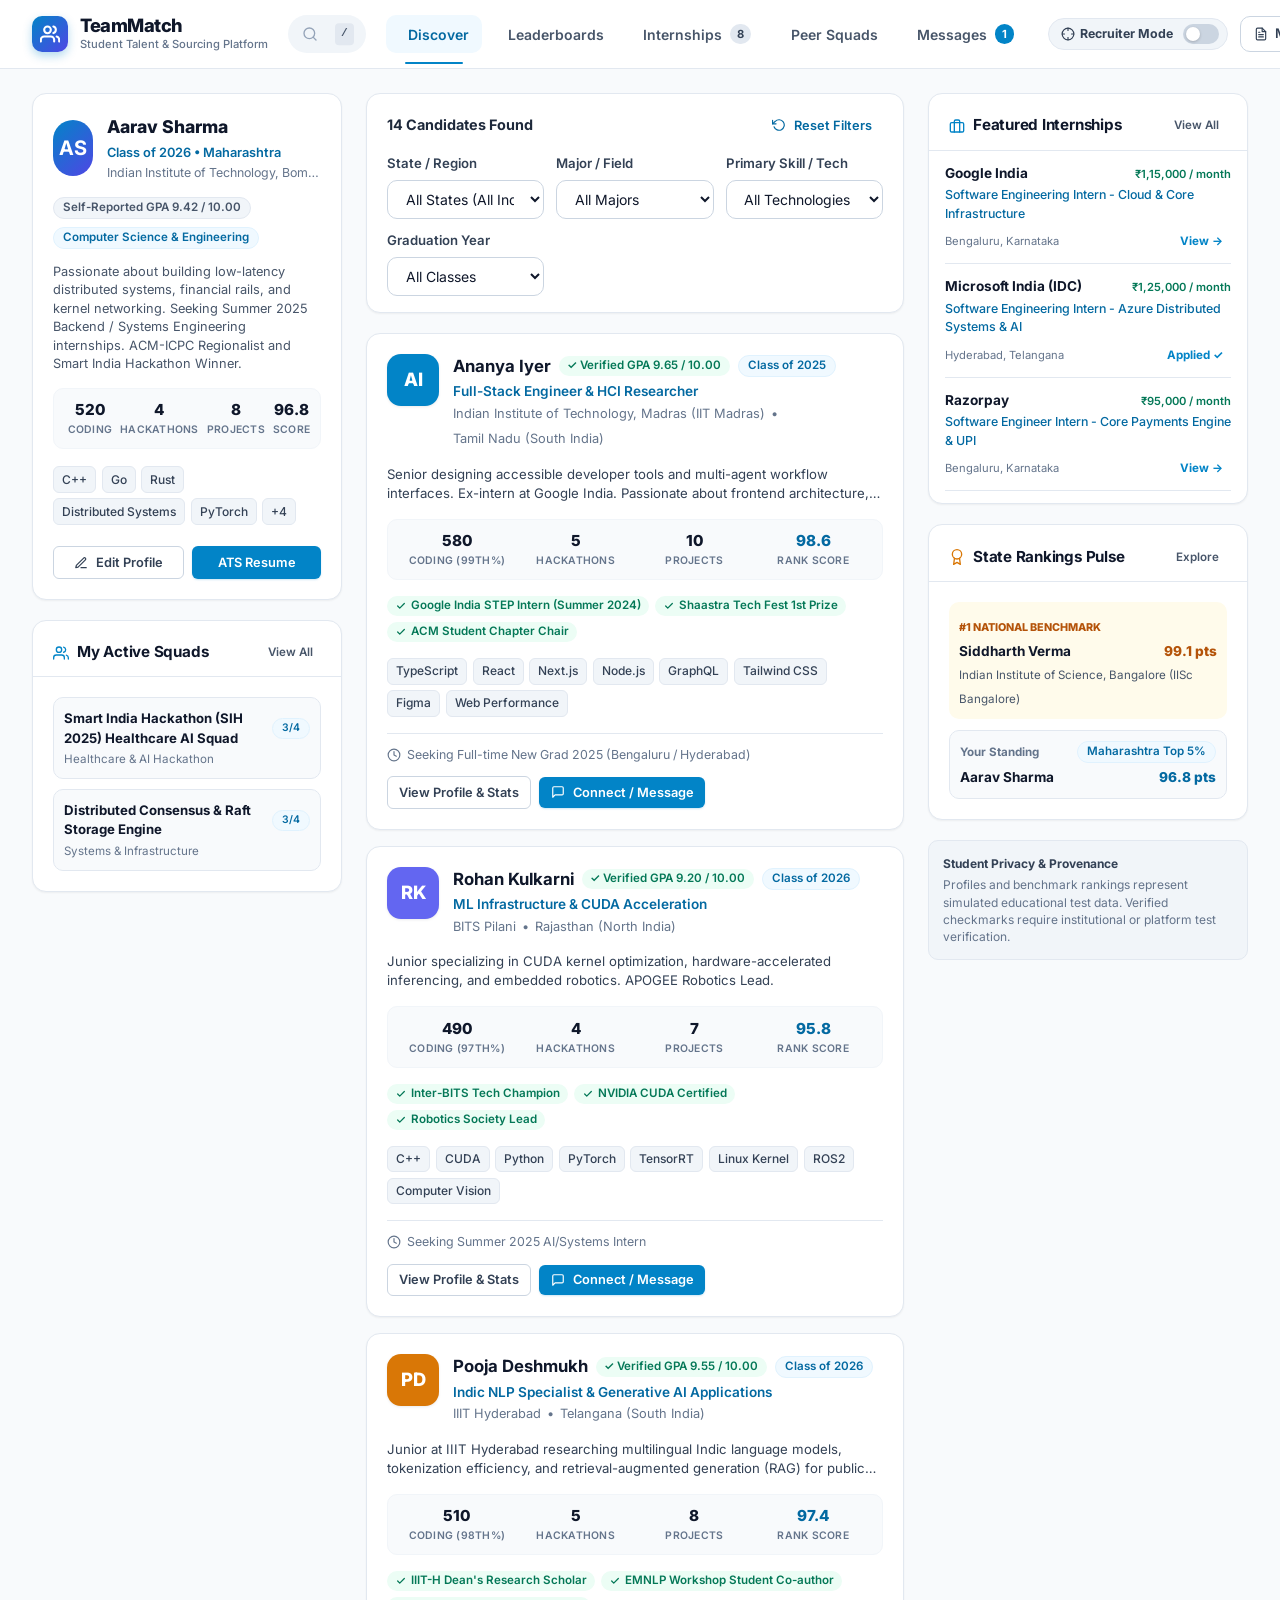
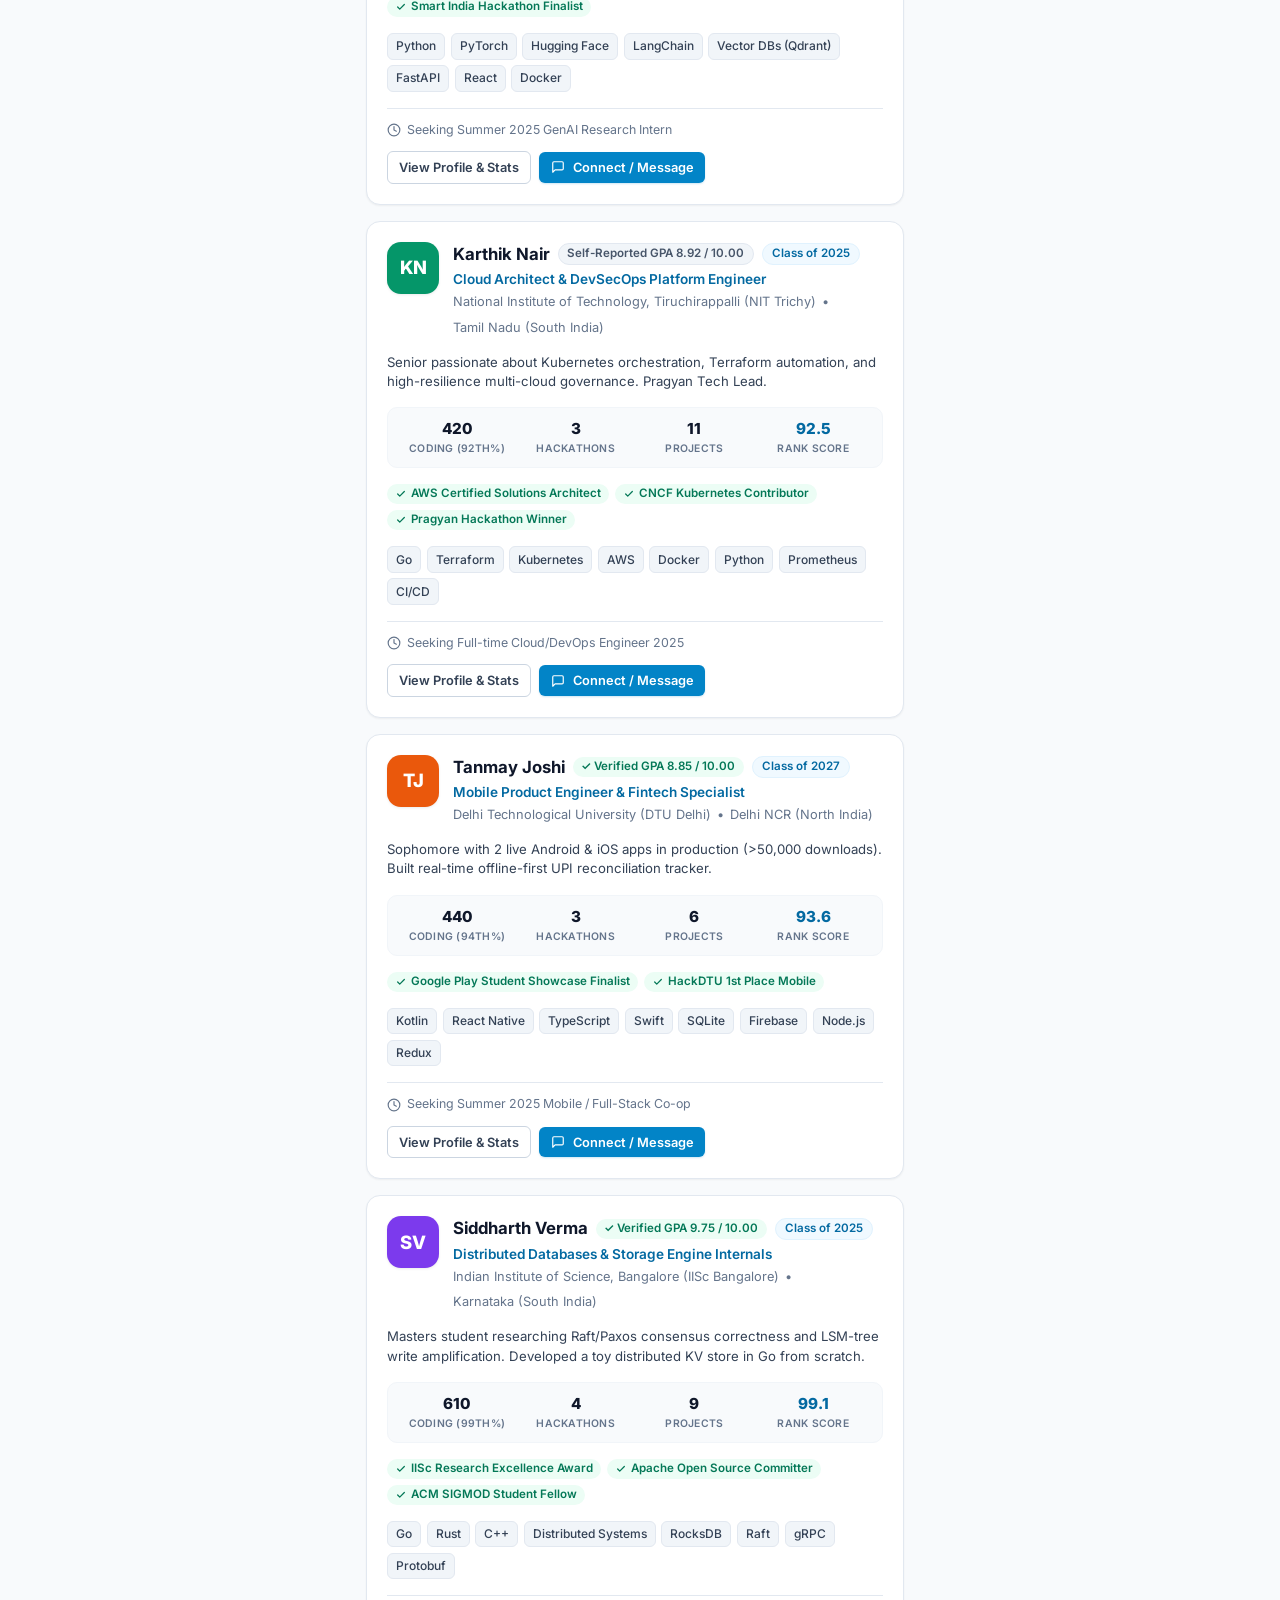
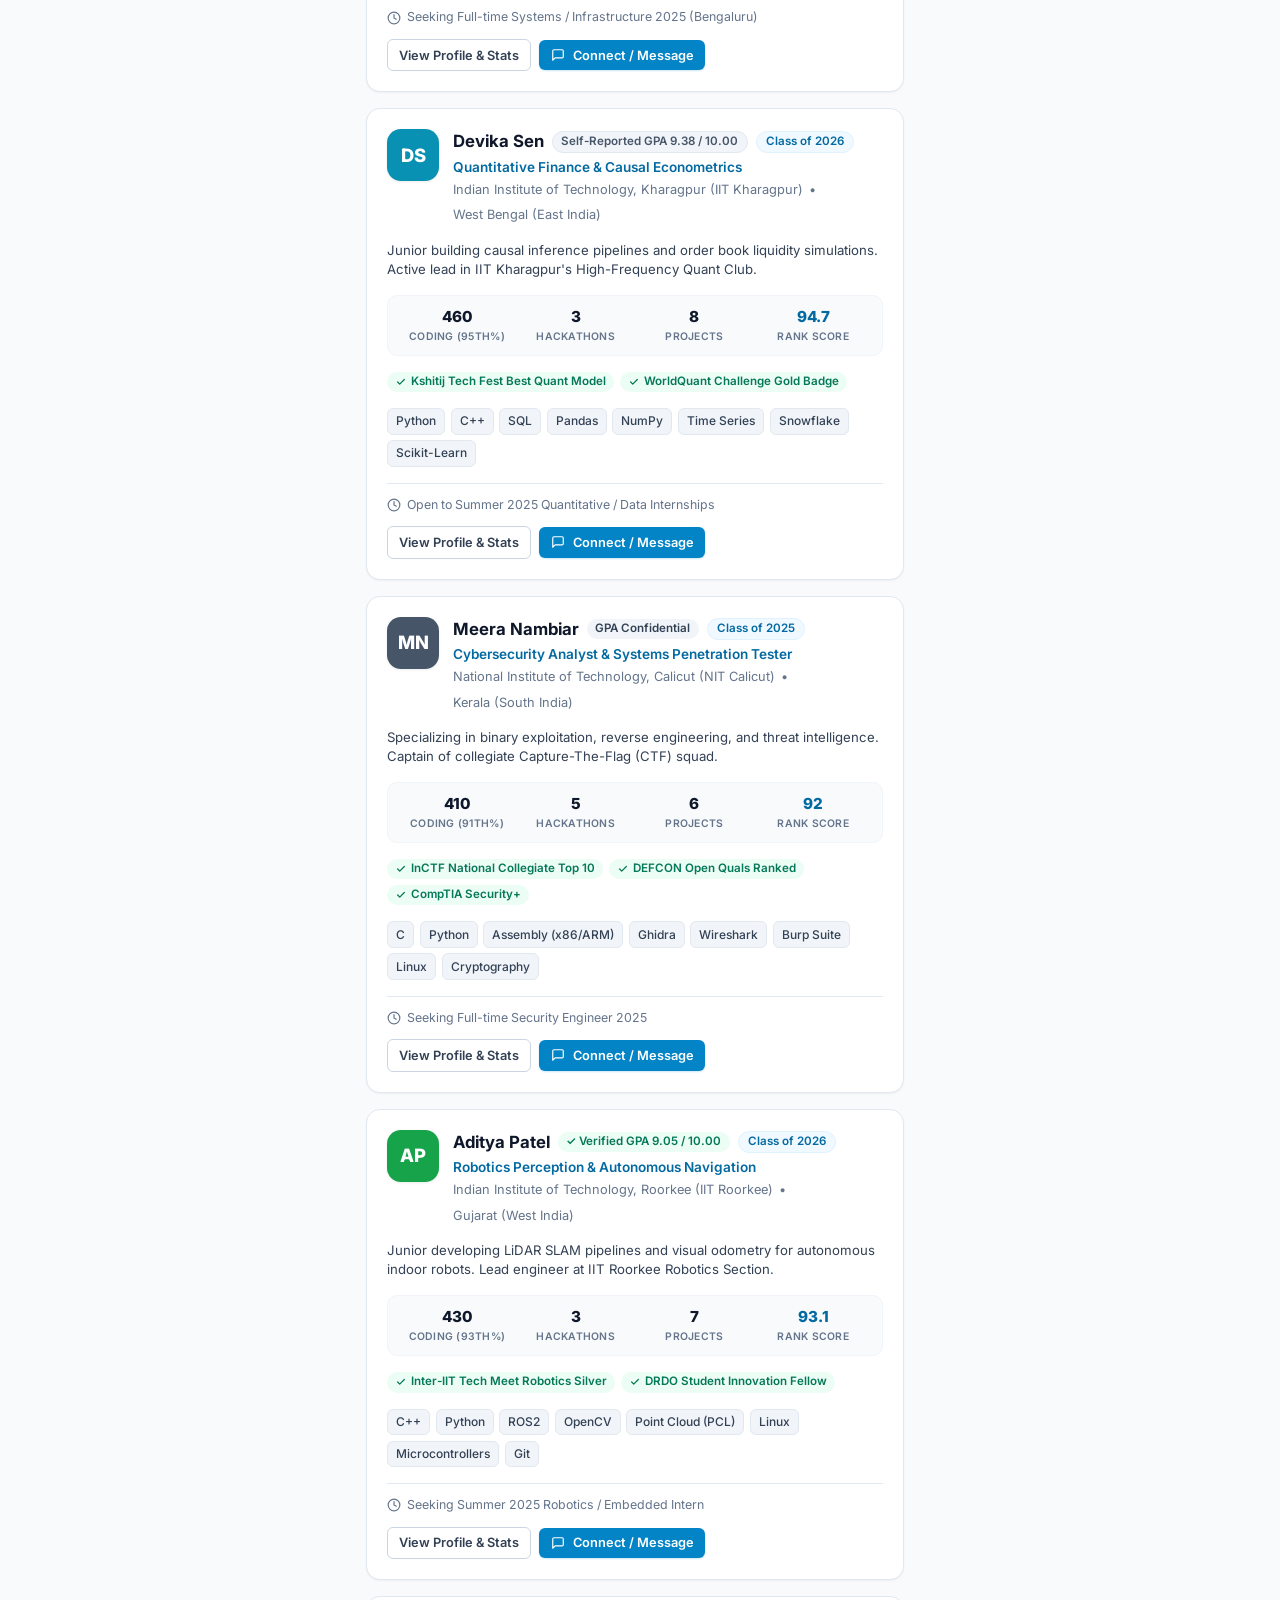
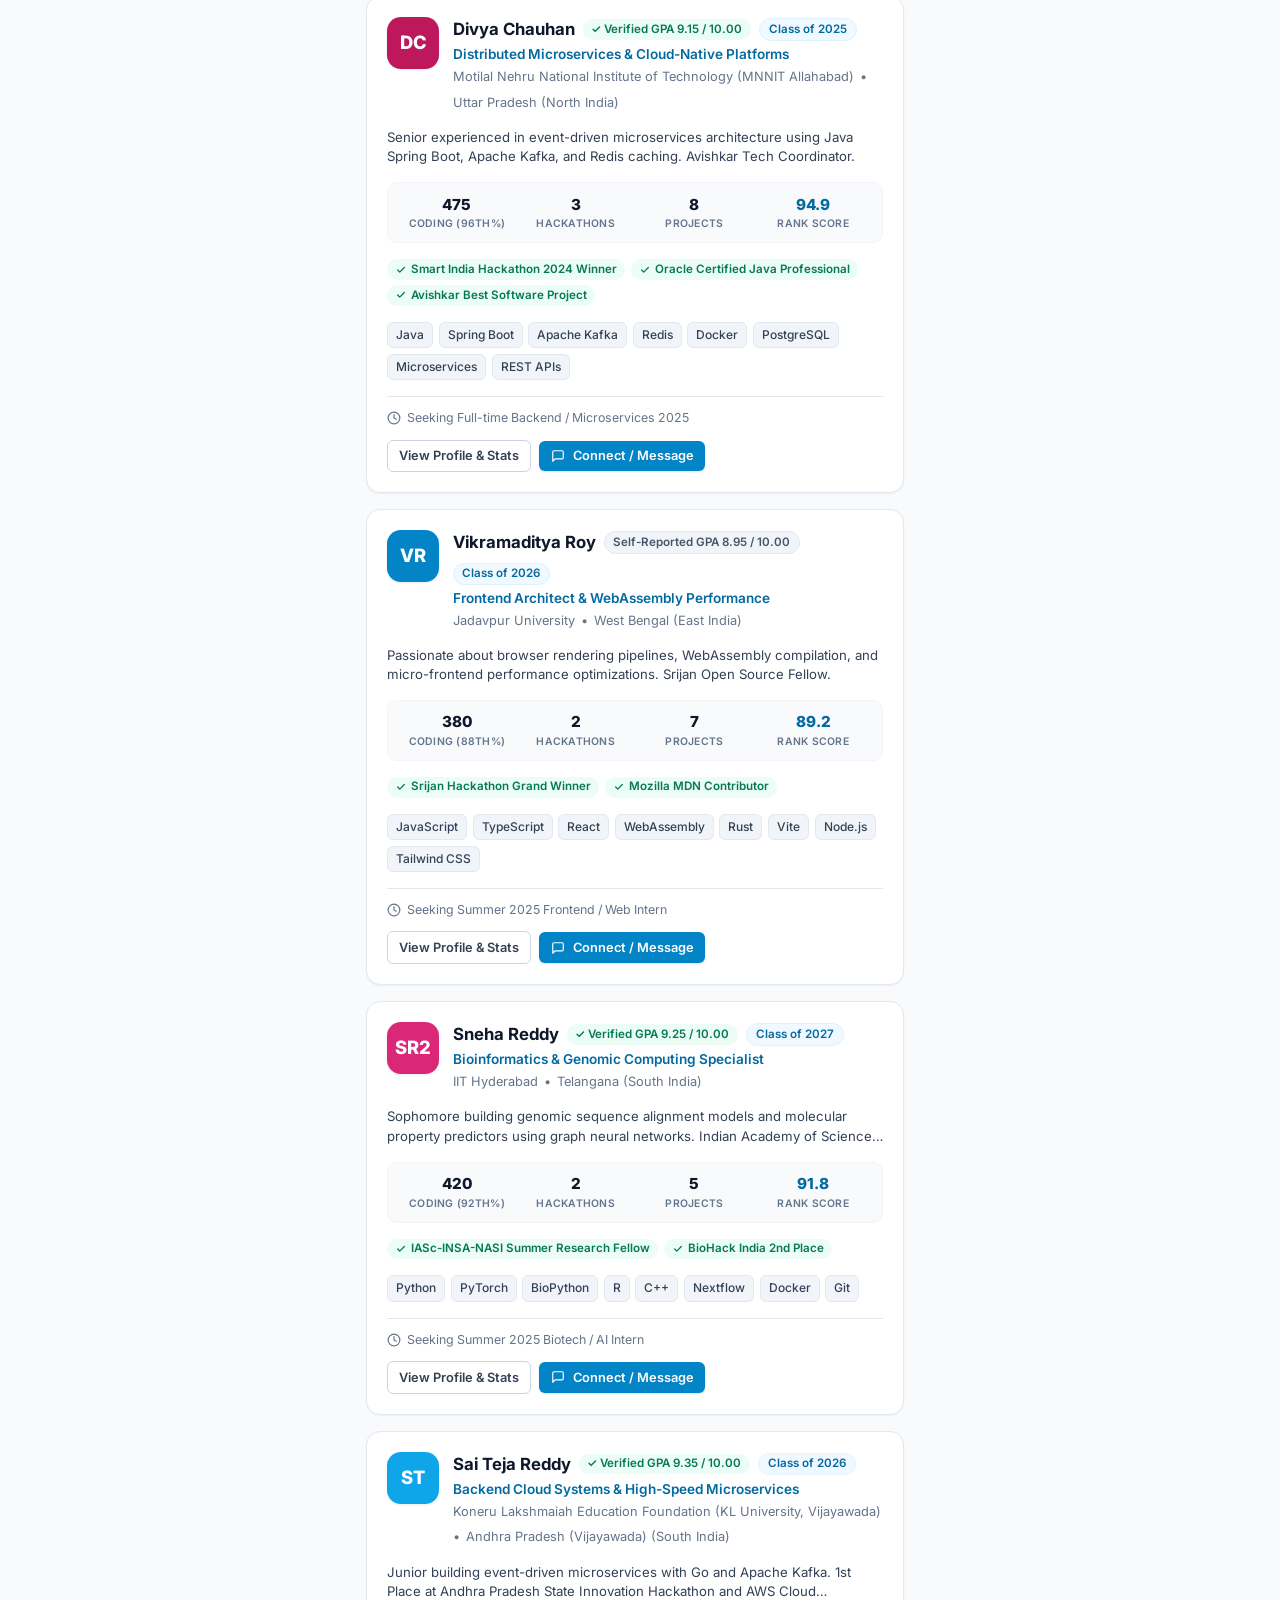
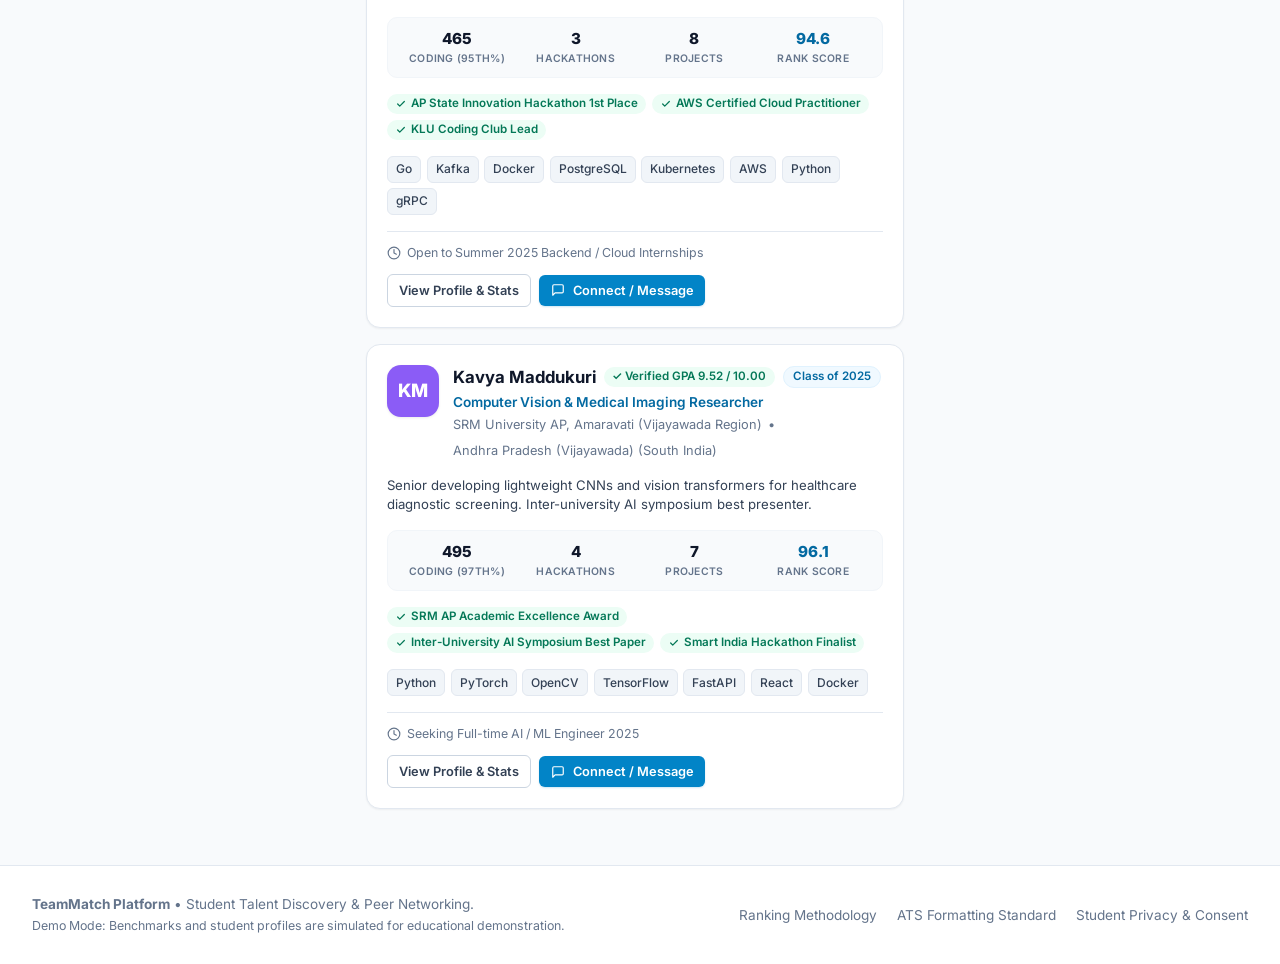
<file: index.html>
<!DOCTYPE html>
<html lang="en">
<head>
  <meta charset="UTF-8">
  <meta name="viewport" content="width=device-width, initial-scale=1.0">
  <title>TeamMatch | Student Talent Discovery, Peer Squads & ATS Recruiting</title>
  <meta name="description" content="Discover verified student talent, join collaborative peer squads, track technology internships, and build ATS-friendly resumes on TeamMatch.">
  
  <!-- Modern Google Fonts: Inter -->
  <link rel="preconnect" href="https://fonts.googleapis.com">
  <link rel="preconnect" href="https://fonts.gstatic.com" crossorigin>
  <link href="https://fonts.googleapis.com/css2?family=Inter:wght@400;500;600;700;800&family=JetBrains+Mono:wght@400;500;600&display=swap" rel="stylesheet">

  <!-- Core Stylesheets -->
  <link rel="stylesheet" href="css/main.css">
  <link rel="stylesheet" href="css/components.css">
  <link rel="stylesheet" href="css/recruiter.css">
  <link rel="stylesheet" href="css/resume.css">
  <link rel="stylesheet" href="css/modals.css">
</head>
<body>

  <!-- Top Sticky Navigation Bar -->
  <header class="app-header" role="banner">
    <div class="app-container">
      <div class="header-inner">
        <!-- Logo & Brand Identity -->
        <a href="#discover" class="brand-identity" id="brand-home-link" aria-label="TeamMatch Home">
          <div class="brand-logo-icon" aria-hidden="true">
            <svg width="20" height="20" viewBox="0 0 24 24" fill="none" stroke="currentColor" stroke-width="2.5" stroke-linecap="round" stroke-linejoin="round">
              <path d="M17 21v-2a4 4 0 0 0-4-4H5a4 4 0 0 0-4 4v2"></path>
              <circle cx="9" cy="7" r="4"></circle>
              <path d="M23 21v-2a4 4 0 0 0-3-3.87"></path>
              <path d="M16 3.13a4 4 0 0 1 0 7.75"></path>
            </svg>
          </div>
          <div class="brand-text-block">
            <span class="brand-title">
              TeamMatch
            </span>
            <span class="brand-subtitle">Student Talent &amp; Sourcing Platform</span>
          </div>
        </a>

        <!-- Global Search Input with Keyboard Shortcut -->
        <div class="header-search" role="search">
          <div class="search-input-wrap">
            <svg class="search-icon-left" width="16" height="16" viewBox="0 0 24 24" fill="none" stroke="currentColor" stroke-width="2" stroke-linecap="round" stroke-linejoin="round" aria-hidden="true">
              <circle cx="11" cy="11" r="8"></circle>
              <line x1="21" y1="21" x2="16.65" y2="16.65"></line>
            </svg>
            <input 
              type="text" 
              id="global-search-input" 
              class="search-input" 
              placeholder="Search students, skills, states, internships..." 
              aria-label="Global search across students, skills, and internships"
            >
            <kbd class="search-kbd-shortcut" title="Press / to search">/</kbd>
          </div>
        </div>

        <!-- Primary Destination Tabs (Desktop) -->
        <nav class="nav-tabs" aria-label="Primary destinations">
          <button class="nav-tab-btn active" data-tab="discover" id="nav-btn-discover">
            <svg width="16" height="16" viewBox="0 0 24 24" fill="none" stroke="currentColor" stroke-width="2" stroke-linecap="round" stroke-linejoin="round" aria-hidden="true">
              <circle cx="12" cy="12" r="10"></circle>
              <polygon points="16.24 7.76 14.12 14.12 7.76 16.24 9.88 9.88 16.24 7.76"></polygon>
            </svg>
            <span>Discover</span>
          </button>

          <button class="nav-tab-btn" data-tab="leaderboards" id="nav-btn-leaderboards">
            <svg width="16" height="16" viewBox="0 0 24 24" fill="none" stroke="currentColor" stroke-width="2" stroke-linecap="round" stroke-linejoin="round" aria-hidden="true">
              <path d="M6 9H4.5a2.5 2.5 0 0 1 0-5H6"></path>
              <path d="M18 9h1.5a2.5 2.5 0 0 0 0-5H18"></path>
              <path d="M4 22h16"></path>
              <path d="M10 14.66V17c0 .55-.45 1-1 1H7v4h10v-4h-2c-.55 0-1-.45-1-1v-2.34"></path>
              <path d="M6 2h12v7a6 6 0 0 1-12 0V2z"></path>
            </svg>
            <span>Leaderboards</span>
          </button>

          <button class="nav-tab-btn" data-tab="internships" id="nav-btn-internships">
            <svg width="16" height="16" viewBox="0 0 24 24" fill="none" stroke="currentColor" stroke-width="2" stroke-linecap="round" stroke-linejoin="round" aria-hidden="true">
              <rect x="2" y="7" width="20" height="14" rx="2" ry="2"></rect>
              <path d="M16 21V5a2 2 0 0 0-2-2h-4a2 2 0 0 0-2 2v16"></path>
            </svg>
            <span>Internships</span>
            <span class="tab-pill-badge" id="internships-badge-count">8</span>
          </button>

          <button class="nav-tab-btn" data-tab="squads" id="nav-btn-squads">
            <svg width="16" height="16" viewBox="0 0 24 24" fill="none" stroke="currentColor" stroke-width="2" stroke-linecap="round" stroke-linejoin="round" aria-hidden="true">
              <path d="M17 21v-2a4 4 0 0 0-4-4H5a4 4 0 0 0-4 4v2"></path>
              <circle cx="9" cy="7" r="4"></circle>
              <path d="M23 21v-2a4 4 0 0 0-3-3.87"></path>
              <path d="M16 3.13a4 4 0 0 1 0 7.75"></path>
            </svg>
            <span>Peer Squads</span>
          </button>

          <button class="nav-tab-btn" data-tab="messages" id="nav-btn-messages">
            <svg width="16" height="16" viewBox="0 0 24 24" fill="none" stroke="currentColor" stroke-width="2" stroke-linecap="round" stroke-linejoin="round" aria-hidden="true">
              <path d="M21 15a2 2 0 0 1-2 2H7l-4 4V5a2 2 0 0 1 2-2h14a2 2 0 0 1 2 2z"></path>
            </svg>
            <span>Messages</span>
            <span class="tab-pill-badge" id="unread-messages-count" style="background-color: var(--color-primary-600); color: #fff;">1</span>
          </button>
        </nav>

        <!-- Header Actions: Recruiter Mode, ATS Resume, User Avatar -->
        <div class="header-actions">
          <!-- Recruiter Mode Toggle Switch -->
          <div class="recruiter-mode-toggle" id="recruiter-toggle-container" title="Switch between Student Peer View and Recruiter Pipeline Mode">
            <span class="recruiter-label">
              <svg width="14" height="14" viewBox="0 0 24 24" fill="none" stroke="currentColor" stroke-width="2" stroke-linecap="round" stroke-linejoin="round" aria-hidden="true">
                <circle cx="12" cy="12" r="10"></circle>
                <line x1="22" y1="12" x2="18" y2="12"></line>
                <line x1="6" y1="12" x2="2" y2="12"></line>
                <line x1="12" y1="6" x2="12" y2="2"></line>
                <line x1="12" y1="22" x2="12" y2="18"></line>
              </svg>
              Recruiter Mode
            </span>
            <label class="switch" aria-label="Toggle Recruiter Mode">
              <input type="checkbox" id="recruiter-mode-checkbox">
              <span class="slider"></span>
            </label>
          </div>

          <!-- ATS Resume Quick Action -->
          <button class="btn-ats-header" id="btn-header-ats" title="Open ATS Resume Builder & Printable Preview">
            <svg width="14" height="14" viewBox="0 0 24 24" fill="none" stroke="currentColor" stroke-width="2" stroke-linecap="round" stroke-linejoin="round" aria-hidden="true">
              <path d="M14 2H6a2 2 0 0 0-2 2v16a2 2 0 0 0 2 2h12a2 2 0 0 0 2-2V8z"></path>
              <polyline points="14 2 14 8 20 8"></polyline>
              <line x1="16" y1="13" x2="8" y2="13"></line>
              <line x1="16" y1="17" x2="8" y2="17"></line>
              <polyline points="10 9 9 9 8 9"></polyline>
            </svg>
            <span>My ATS Resume</span>
          </button>

          <!-- Current Student Avatar / Profile Access -->
          <button class="user-profile-btn" id="btn-user-profile-header" aria-label="Open Signed-in Student Profile & Stats">
            <div class="avatar-badge" id="header-avatar-initials">AS</div>
            <span class="user-profile-name" id="header-user-name">Aarav Sharma</span>
            <svg width="14" height="14" viewBox="0 0 24 24" fill="none" stroke="currentColor" stroke-width="2" stroke-linecap="round" stroke-linejoin="round" style="color: var(--color-slate-400);" aria-hidden="true">
              <polyline points="6 9 12 15 18 9"></polyline>
            </svg>
          </button>

          <!-- Settings Dropdown Wrapper (Top Right) -->
          <div class="settings-dropdown-wrapper">
            <button class="btn btn-secondary btn-icon" id="btn-settings-header" aria-label="Settings and Preferences" title="Settings">
              <svg width="17" height="17" viewBox="0 0 24 24" fill="none" stroke="currentColor" stroke-width="2" stroke-linecap="round" stroke-linejoin="round" aria-hidden="true">
                <circle cx="12" cy="12" r="3"></circle>
                <path d="M19.4 15a1.65 1.65 0 0 0 .33 1.82l.06.06a2 2 0 0 1 0 2.83 2 2 0 0 1-2.83 0l-.06-.06a1.65 1.65 0 0 0-1.82-.33 1.65 1.65 0 0 0-1 1.51V21a2 2 0 0 1-2 2 2 2 0 0 1-2-2v-.09A1.65 1.65 0 0 0 9 19.4a1.65 1.65 0 0 0-1.82.33l-.06.06a2 2 0 0 1-2.83 0 2 2 0 0 1 0-2.83l.06-.06a1.65 1.65 0 0 0 .33-1.82 1.65 1.65 0 0 0-1.51-1H3a2 2 0 0 1-2-2 2 2 0 0 1 2-2h.09A1.65 1.65 0 0 0 4.6 9a1.65 1.65 0 0 0-.33-1.82l-.06-.06a2 2 0 0 1 0-2.83 2 2 0 0 1 2.83 0l.06.06a1.65 1.65 0 0 0 1.82.33H9a1.65 1.65 0 0 0 1-1.51V3a2 2 0 0 1 2-2 2 2 0 0 1 2 2v.09a1.65 1.65 0 0 0 1 1.51 1.65 1.65 0 0 0 1.82-.33l.06-.06a2 2 0 0 1 2.83 0 2 2 0 0 1 0 2.83l-.06.06a1.65 1.65 0 0 0-.33 1.82V9a1.65 1.65 0 0 0 1.51 1H21a2 2 0 0 1 2 2 2 2 0 0 1-2 2h-.09a1.65 1.65 0 0 0-1.51 1z"></path>
              </svg>
            </button>

            <!-- Settings Menu Popup -->
            <div class="settings-dropdown-menu" id="settings-dropdown-menu" role="menu" aria-label="Settings options">
              <div class="settings-dropdown-header">
                <span class="settings-dropdown-title">Account &amp; Preferences</span>
                <span style="font-size: 0.725rem; color: var(--color-primary-700); font-weight: 600;" id="settings-active-state-text">Active State: Maharashtra</span>
              </div>
              <div class="settings-dropdown-items">
                <!-- State Change Button -->
                <button class="settings-dropdown-item" id="btn-setting-change-state" role="menuitem">
                  <svg width="16" height="16" viewBox="0 0 24 24" fill="none" stroke="currentColor" stroke-width="2" stroke-linecap="round" stroke-linejoin="round" style="color: var(--color-primary-600);" aria-hidden="true">
                    <path d="M21 10c0 7-9 13-9 13s-9-6-9-13a9 9 0 0 1 18 0z"></path>
                    <circle cx="12" cy="10" r="3"></circle>
                  </svg>
                  <div>
                    <div style="font-weight: 700; color: var(--color-slate-900);">Change State / Region</div>
                    <div style="font-size: 0.725rem; color: var(--text-muted);">Switch state for feed &amp; rankings</div>
                  </div>
                </button>

                <!-- Profile Edit Button -->
                <button class="settings-dropdown-item" id="btn-setting-edit-profile" role="menuitem">
                  <svg width="16" height="16" viewBox="0 0 24 24" fill="none" stroke="currentColor" stroke-width="2" stroke-linecap="round" stroke-linejoin="round" style="color: var(--color-indigo-600);" aria-hidden="true">
                    <path d="M20 21v-2a4 4 0 0 0-4-4H8a4 4 0 0 0-4 4v2"></path>
                    <circle cx="12" cy="7" r="4"></circle>
                  </svg>
                  <div>
                    <div style="font-weight: 600; color: var(--color-slate-900);">Edit Student Profile</div>
                    <div style="font-size: 0.725rem; color: var(--text-muted);">Update CGPA, skills, bio</div>
                  </div>
                </button>

                <div style="border-top: 1px solid var(--border-subtle); margin: 0.25rem 0;"></div>

                <!-- Log Out Button -->
                <button class="settings-dropdown-item text-danger" id="btn-setting-logout" role="menuitem">
                  <svg width="16" height="16" viewBox="0 0 24 24" fill="none" stroke="currentColor" stroke-width="2" stroke-linecap="round" stroke-linejoin="round" style="color: #dc2626;" aria-hidden="true">
                    <path d="M9 21H5a2 2 0 0 1-2-2V5a2 2 0 0 1 2-2h4"></path>
                    <polyline points="16 17 21 12 16 7"></polyline>
                    <line x1="21" y1="12" x2="9" y2="12"></line>
                  </svg>
                  <div>
                    <div style="font-weight: 700; color: #dc2626;">Log Out</div>
                    <div style="font-size: 0.725rem; color: #ef4444;">Sign out of current account</div>
                  </div>
                </button>
              </div>
            </div>
          </div>
        </div>
      </div>
    </div>

    <!-- Mobile Sub-Navigation Bar -->
    <div class="mobile-nav-bar" role="navigation" aria-label="Mobile navigation">
      <button class="mobile-nav-tab active" data-tab="discover">Discover</button>
      <button class="mobile-nav-tab" data-tab="leaderboards">Leaderboards</button>
      <button class="mobile-nav-tab" data-tab="internships">Internships (8)</button>
      <button class="mobile-nav-tab" data-tab="squads">Peer Squads</button>
      <button class="mobile-nav-tab" data-tab="messages">Messages</button>
      <button class="mobile-nav-tab" data-tab="resume">My ATS Resume</button>
      <button class="mobile-nav-tab" data-tab="profile">My Profile</button>
    </div>
  </header>

  <!-- Recruiter Pipeline Status & Funnel Bar (Appears when Recruiter Mode is Active) -->
  <aside class="recruiter-funnel-bar" id="recruiter-funnel-bar" aria-label="Recruiter Talent Pipeline">
    <div class="app-container">
      <div class="funnel-bar-inner">
        <div class="funnel-title-area">
          <span class="funnel-badge-live">
            <span class="pulse-dot" aria-hidden="true"></span>
            Recruiter Mode Active
          </span>
          <span class="funnel-title">Talent Sourcing Pipeline</span>
        </div>

        <div class="funnel-stages-row" role="tablist" aria-label="Recruiter pipeline stages">
          <button class="funnel-stage-btn active" data-stage="All Candidates">
            <span>All Candidates</span>
            <span class="funnel-counter" id="stage-count-all">12</span>
          </button>
          <button class="funnel-stage-btn" data-stage="Shortlisted">
            <span>Shortlisted</span>
            <span class="funnel-counter" id="stage-count-shortlisted">3</span>
          </button>
          <button class="funnel-stage-btn" data-stage="Contacted">
            <span>Contacted</span>
            <span class="funnel-counter" id="stage-count-contacted">1</span>
          </button>
          <button class="funnel-stage-btn" data-stage="Interviewing">
            <span>Interviewing</span>
            <span class="funnel-counter" id="stage-count-interviewing">1</span>
          </button>
          <button class="funnel-stage-btn" data-stage="Offer">
            <span>Offer</span>
            <span class="funnel-counter" id="stage-count-offer">1</span>
          </button>
        </div>

        <div style="font-size: 0.775rem; color: #94a3b8; display: flex; align-items: center; gap: 0.5rem;">
          <svg width="14" height="14" viewBox="0 0 24 24" fill="none" stroke="currentColor" stroke-width="2" stroke-linecap="round" stroke-linejoin="round" aria-hidden="true">
            <circle cx="12" cy="12" r="10"></circle>
            <line x1="12" y1="16" x2="12" y2="12"></line>
            <line x1="12" y1="8" x2="12.01" y2="8"></line>
          </svg>
          <span>Candidate data shown complies with student sharing consents</span>
        </div>
      </div>
    </div>
  </aside>

  <!-- Main Content Container -->
  <main id="main-content">
    <div class="app-container">

      <!-- Destination 1: Discover Profiles -->
      <section id="tab-discover" class="tab-pane active" aria-labelledby="discover-heading">
        <h1 class="sr-only" id="discover-heading">Discover Student Profiles and Matches</h1>
        
        <div class="discover-layout">
          <!-- Left Column: Signed-In Student Summary Card & Quick Links -->
          <aside class="discover-sidebar-left" aria-label="Student Profile Snapshot">
            <div class="card card-interactive" id="signed-in-student-card">
              <!-- Rendered via JS -->
            </div>

            <!-- Squad Quick Status Widget -->
            <div class="card">
              <div class="card-header">
                <h2 class="card-title" style="font-size: 0.95rem;">
                  <svg width="16" height="16" viewBox="0 0 24 24" fill="none" stroke="currentColor" stroke-width="2" stroke-linecap="round" stroke-linejoin="round" style="color: var(--color-primary-600);" aria-hidden="true">
                    <path d="M17 21v-2a4 4 0 0 0-4-4H5a4 4 0 0 0-4 4v2"></path>
                    <circle cx="9" cy="7" r="4"></circle>
                    <path d="M23 21v-2a4 4 0 0 0-3-3.87"></path>
                    <path d="M16 3.13a4 4 0 0 1 0 7.75"></path>
                  </svg>
                  My Active Squads
                </h2>
                <button class="btn btn-ghost btn-xs" id="widget-view-all-squads">View All</button>
              </div>
              <div class="card-body" id="widget-active-squads-list">
                <!-- Rendered dynamically -->
              </div>
            </div>
          </aside>

          <!-- Center Column: Multi-Filter Toolbar & Student Cards Feed -->
          <div class="discover-main-col">
            <!-- Filter Bar Component -->
            <div class="filter-bar" role="search" aria-label="Filter student profiles">
              <div class="filter-bar-header">
                <div class="filter-count-label">
                  <span id="discover-results-count">12</span> Candidates Found
                </div>
                <button class="btn btn-ghost btn-sm" id="btn-reset-filters" style="color: var(--color-primary-700);">
                  <svg width="14" height="14" viewBox="0 0 24 24" fill="none" stroke="currentColor" stroke-width="2" stroke-linecap="round" stroke-linejoin="round" aria-hidden="true">
                    <polyline points="1 4 1 10 7 10"></polyline>
                    <path d="M3.51 15a9 9 0 1 0 2.13-9.36L1 10"></path>
                  </svg>
                  Reset Filters
                </button>
              </div>

              <!-- Filter Dropdowns Row -->
              <div class="filter-controls-row">
                <div class="form-group" style="margin-bottom: 0;">
                  <label for="filter-state" class="form-label">State / Region</label>
                  <select id="filter-state" class="form-select">
                    <option value="ALL">All States (All India)</option>
                    <option value="Andhra Pradesh (Vijayawada)">Andhra Pradesh (Vijayawada)</option>
                    <option value="Karnataka">Karnataka (Bengaluru)</option>
                    <option value="Maharashtra">Maharashtra (Mumbai / Pune)</option>
                    <option value="Delhi NCR">Delhi NCR</option>
                    <option value="Telangana">Telangana (Hyderabad)</option>
                    <option value="Tamil Nadu">Tamil Nadu (Chennai)</option>
                    <option value="West Bengal">West Bengal (Kolkata)</option>
                    <option value="Uttar Pradesh">Uttar Pradesh</option>
                    <option value="Kerala">Kerala</option>
                    <option value="Gujarat">Gujarat</option>
                    <option value="Rajasthan">Rajasthan</option>
                  </select>
                </div>

                <div class="form-group" style="margin-bottom: 0;">
                  <label for="filter-major" class="form-label">Major / Field</label>
                  <select id="filter-major" class="form-select">
                    <option value="ALL">All Majors</option>
                    <option value="Computer Science">Computer Science</option>
                    <option value="Software Engineering">Software Engineering</option>
                    <option value="Data Science">Data Science</option>
                    <option value="Electrical & Computer Engineering">ECE / Hardware</option>
                    <option value="Design">Product Design / HCI</option>
                    <option value="Cybersecurity">Cybersecurity</option>
                    <option value="Bioinformatics">Bioinformatics</option>
                    <option value="Robotics">Robotics</option>
                  </select>
                </div>

                <div class="form-group" style="margin-bottom: 0;">
                  <label for="filter-skill" class="form-label">Primary Skill / Tech</label>
                  <select id="filter-skill" class="form-select">
                    <option value="ALL">All Technologies</option>
                    <option value="Python">Python</option>
                    <option value="TypeScript">TypeScript</option>
                    <option value="React">React</option>
                    <option value="Go">Go</option>
                    <option value="Rust">Rust</option>
                    <option value="C++">C++</option>
                    <option value="PyTorch">PyTorch / ML</option>
                    <option value="Kubernetes">Kubernetes / Cloud</option>
                    <option value="Figma">Figma / UI</option>
                  </select>
                </div>

                <div class="form-group" style="margin-bottom: 0;">
                  <label for="filter-grad-year" class="form-label">Graduation Year</label>
                  <select id="filter-grad-year" class="form-select">
                    <option value="ALL">All Classes</option>
                    <option value="2025">Class of 2025 (Seniors / New Grad)</option>
                    <option value="2026">Class of 2026 (Juniors / Interns)</option>
                    <option value="2027">Class of 2027 (Sophomores / Co-ops)</option>
                  </select>
                </div>
              </div>
            </div>

            <!-- Student Cards List -->
            <div id="discover-students-container" style="display: flex; flex-direction: column; gap: 1rem;">
              <!-- Student cards populated via JS -->
            </div>
          </div>

          <!-- Right Column: Top Internships & Leaderboards Summary Widgets -->
          <aside class="discover-sidebar-right" aria-label="Quick Highlights">
            <!-- Top Internships Widget -->
            <div class="card">
              <div class="card-header">
                <h2 class="card-title" style="font-size: 0.95rem;">
                  <svg width="16" height="16" viewBox="0 0 24 24" fill="none" stroke="currentColor" stroke-width="2" stroke-linecap="round" stroke-linejoin="round" style="color: var(--color-primary-600);" aria-hidden="true">
                    <rect x="2" y="7" width="20" height="14" rx="2" ry="2"></rect>
                    <path d="M16 21V5a2 2 0 0 0-2-2h-4a2 2 0 0 0-2 2v16"></path>
                  </svg>
                  Featured Internships
                </h2>
                <button class="btn btn-ghost btn-xs" id="widget-view-all-internships">View All</button>
              </div>
              <div class="card-body" id="widget-top-internships-list" style="padding: 0.75rem 1rem;">
                <!-- Populated via JS -->
              </div>
            </div>

            <!-- National Leaderboard Summary Widget -->
            <div class="card">
              <div class="card-header">
                <h2 class="card-title" style="font-size: 0.95rem;">
                  <svg width="16" height="16" viewBox="0 0 24 24" fill="none" stroke="currentColor" stroke-width="2" stroke-linecap="round" stroke-linejoin="round" style="color: var(--color-amber-600);" aria-hidden="true">
                    <circle cx="12" cy="8" r="7"></circle>
                    <polyline points="8.21 13.89 7 23 12 20 17 23 15.79 13.88"></polyline>
                  </svg>
                  State Rankings Pulse
                </h2>
                <button class="btn btn-ghost btn-xs" id="widget-view-leaderboards">Explore</button>
              </div>
              <div class="card-body" id="widget-leaderboard-summary">
                <!-- Populated via JS -->
              </div>
            </div>

            <!-- Transparent Data Trust Callout -->
            <div style="background-color: var(--color-slate-100); border: 1px solid var(--border-subtle); border-radius: var(--radius-md); padding: 0.85rem; font-size: 0.75rem; color: var(--text-muted); line-height: 1.45;">
              <strong style="color: var(--color-slate-700); display: block; margin-bottom: 0.25rem;">Student Privacy & Provenance</strong>
              Profiles and benchmark rankings represent simulated educational test data. Verified checkmarks require institutional or platform test verification.
            </div>
          </aside>
        </div>
      </section>

      <!-- Destination 2: State Leaderboards -->
      <section id="tab-leaderboards" class="tab-pane" aria-labelledby="leaderboards-heading">
        <h1 class="sr-only" id="leaderboards-heading">Student State & National Leaderboards</h1>
        <div id="leaderboards-container">
          <!-- Rendered via JS -->
        </div>
      </section>

      <!-- Destination 3: Technology Internships & Co-ops -->
      <section id="tab-internships" class="tab-pane" aria-labelledby="internships-heading">
        <h1 class="sr-only" id="internships-heading">Technology Internships and Co-ops</h1>
        <div id="internships-container">
          <!-- Rendered via JS -->
        </div>
      </section>

      <!-- Destination 4: Peer Squads -->
      <section id="tab-squads" class="tab-pane" aria-labelledby="squads-heading">
        <h1 class="sr-only" id="squads-heading">Peer Squads and Team Formation</h1>
        <div id="squads-container">
          <!-- Rendered via JS -->
        </div>
      </section>

      <!-- Destination 5: Messages & Networking Inbox -->
      <section id="tab-messages" class="tab-pane" aria-labelledby="messages-heading">
        <h1 class="sr-only" id="messages-heading">Messages and Networking Inbox</h1>
        <div id="messages-container">
          <!-- Rendered via JS -->
        </div>
      </section>

      <!-- Destination 6: My ATS Resume Builder & Printable Preview -->
      <section id="tab-resume" class="tab-pane" aria-labelledby="resume-heading">
        <h1 class="sr-only" id="resume-heading">ATS Resume Builder and Machine-Readable Preview</h1>
        <div id="resume-container">
          <!-- Rendered via JS -->
        </div>
      </section>

      <!-- Destination 7: Profile and Student Stats -->
      <section id="tab-profile" class="tab-pane" aria-labelledby="profile-heading">
        <h1 class="sr-only" id="profile-heading">Signed-in Student Profile and Career Readiness Metrics</h1>
        <div id="profile-container">
          <!-- Rendered via JS -->
        </div>
      </section>

    </div>
  </main>

  <!-- Recruiter Floating Comparison Dock (Active when candidates are selected for comparison) -->
  <div class="recruiter-compare-dock" id="recruiter-compare-dock" role="region" aria-label="Candidate comparison dock">
    <span class="dock-text">
      <strong id="compare-candidates-count">0</strong> candidates selected for comparison
    </span>
    <button class="btn btn-primary btn-sm" id="btn-open-compare-modal">
      <svg width="14" height="14" viewBox="0 0 24 24" fill="none" stroke="currentColor" stroke-width="2" stroke-linecap="round" stroke-linejoin="round" aria-hidden="true">
        <path d="M16 3h5v5"></path>
        <path d="M4 20L21 3"></path>
        <path d="M21 16v5h-5"></path>
        <path d="M15 15l6 6"></path>
        <path d="M4 4l5 5"></path>
      </svg>
      Compare Side-by-Side
    </button>
    <button class="btn btn-ghost btn-sm" id="btn-clear-compare" style="color: #cbd5e1;">Clear</button>
  </div>

  <!-- Accessible Modals Root -->
  <div id="modals-root">
    <!-- Modal: Edit Student Profile -->
    <div class="modal-backdrop" id="modal-edit-profile" role="dialog" aria-modal="true" aria-labelledby="edit-profile-title">
      <div class="modal-dialog modal-lg">
        <div class="modal-header">
          <div class="modal-title-wrap">
            <h2 class="modal-title" id="edit-profile-title">Edit Student Profile</h2>
            <p class="modal-subtitle">Update your career signals, university details, skills, and privacy controls</p>
          </div>
          <button class="modal-close-btn" data-close-modal aria-label="Close dialog">
            <svg width="18" height="18" viewBox="0 0 24 24" fill="none" stroke="currentColor" stroke-width="2" stroke-linecap="round" stroke-linejoin="round"><line x1="18" y1="6" x2="6" y2="18"></line><line x1="6" y1="6" x2="18" y2="18"></line></svg>
          </button>
        </div>

        <div class="modal-nav-tabs" role="tablist">
          <button class="modal-nav-btn active" data-modaltab="general">General & Contact</button>
          <button class="modal-nav-btn" data-modaltab="academic">Academic & GPA</button>
          <button class="modal-nav-btn" data-modaltab="skills">Skills & Bio</button>
          <button class="modal-nav-btn" data-modaltab="preferences">Availability</button>
        </div>

        <form id="form-edit-profile" class="modal-body">
          <!-- Populated via JS -->
        </form>

        <div class="modal-footer">
          <button class="btn btn-secondary" data-close-modal type="button">Cancel</button>
          <button class="btn btn-primary" id="btn-save-profile" type="button">Save Profile Changes</button>
        </div>
      </div>
    </div>

    <!-- Modal: View Student Full Details -->
    <div class="modal-backdrop" id="modal-student-detail" role="dialog" aria-modal="true" aria-labelledby="student-detail-name">
      <div class="modal-dialog modal-lg">
        <div class="modal-header">
          <div class="modal-title-wrap">
            <h2 class="modal-title" id="student-detail-name">Student Profile</h2>
            <p class="modal-subtitle" id="student-detail-sub">Candidate Information & Verified Achievements</p>
          </div>
          <button class="modal-close-btn" data-close-modal aria-label="Close dialog">
            <svg width="18" height="18" viewBox="0 0 24 24" fill="none" stroke="currentColor" stroke-width="2" stroke-linecap="round" stroke-linejoin="round"><line x1="18" y1="6" x2="6" y2="18"></line><line x1="6" y1="6" x2="18" y2="18"></line></svg>
          </button>
        </div>
        <div class="modal-body" id="student-detail-content">
          <!-- Populated via JS -->
        </div>
        <div class="modal-footer" id="student-detail-footer">
          <!-- Dynamic action buttons (Connect, Shortlist, Close) -->
        </div>
      </div>
    </div>

    <!-- Modal: Transparent Ranking Criteria Explainer -->
    <div class="modal-backdrop" id="modal-ranking-criteria" role="dialog" aria-modal="true" aria-labelledby="criteria-title">
      <div class="modal-dialog">
        <div class="modal-header">
          <div class="modal-title-wrap">
            <h2 class="modal-title" id="criteria-title">Leaderboard Ranking Methodology</h2>
            <p class="modal-subtitle">Transparent composite formula & data freshness disclosure</p>
          </div>
          <button class="modal-close-btn" data-close-modal aria-label="Close dialog">
            <svg width="18" height="18" viewBox="0 0 24 24" fill="none" stroke="currentColor" stroke-width="2" stroke-linecap="round" stroke-linejoin="round"><line x1="18" y1="6" x2="6" y2="18"></line><line x1="6" y1="6" x2="18" y2="18"></line></svg>
          </button>
        </div>
        <div class="modal-body" id="ranking-criteria-content">
          <!-- Populated via JS -->
        </div>
        <div class="modal-footer">
          <button class="btn btn-primary" data-close-modal>Understood</button>
        </div>
      </div>
    </div>

    <!-- Modal: Internship Application & ATS Resume Submitter -->
    <div class="modal-backdrop" id="modal-apply-internship" role="dialog" aria-modal="true" aria-labelledby="apply-internship-title">
      <div class="modal-dialog">
        <div class="modal-header">
          <div class="modal-title-wrap">
            <h2 class="modal-title" id="apply-internship-title">Apply for Internship</h2>
            <p class="modal-subtitle" id="apply-internship-company">Submitting application via TeamMatch ATS Integration</p>
          </div>
          <button class="modal-close-btn" data-close-modal aria-label="Close dialog">
            <svg width="18" height="18" viewBox="0 0 24 24" fill="none" stroke="currentColor" stroke-width="2" stroke-linecap="round" stroke-linejoin="round"><line x1="18" y1="6" x2="6" y2="18"></line><line x1="6" y1="6" x2="18" y2="18"></line></svg>
          </button>
        </div>
        <div class="modal-body" id="apply-internship-body">
          <!-- Populated via JS -->
        </div>
        <div class="modal-footer">
          <button class="btn btn-secondary" data-close-modal>Cancel</button>
          <button class="btn btn-primary" id="btn-submit-application">Submit Application</button>
        </div>
      </div>
    </div>

    <!-- Modal: Create New Peer Squad -->
    <div class="modal-backdrop" id="modal-create-squad" role="dialog" aria-modal="true" aria-labelledby="create-squad-title">
      <div class="modal-dialog">
        <div class="modal-header">
          <div class="modal-title-wrap">
            <h2 class="modal-title" id="create-squad-title">Create a Peer Squad</h2>
            <p class="modal-subtitle">Assemble teammates for hackathons, side-projects, or study groups</p>
          </div>
          <button class="modal-close-btn" data-close-modal aria-label="Close dialog">
            <svg width="18" height="18" viewBox="0 0 24 24" fill="none" stroke="currentColor" stroke-width="2" stroke-linecap="round" stroke-linejoin="round"><line x1="18" y1="6" x2="6" y2="18"></line><line x1="6" y1="6" x2="18" y2="18"></line></svg>
          </button>
        </div>
        <form id="form-create-squad" class="modal-body">
          <!-- Populated via JS -->
        </form>
        <div class="modal-footer">
          <button class="btn btn-secondary" data-close-modal type="button">Cancel</button>
          <button class="btn btn-primary" id="btn-submit-create-squad" type="button">Publish Squad</button>
        </div>
      </div>
    </div>

    <!-- Modal: Recruiter Candidate Comparison Side-by-Side -->
    <div class="modal-backdrop" id="modal-candidate-compare" role="dialog" aria-modal="true" aria-labelledby="compare-modal-title">
      <div class="modal-dialog modal-xl">
        <div class="modal-header">
          <div class="modal-title-wrap">
            <h2 class="modal-title" id="compare-modal-title">Candidate Comparison Matrix</h2>
            <p class="modal-subtitle">Side-by-side evaluation of skills, verified signals, and pipeline status</p>
          </div>
          <button class="modal-close-btn" data-close-modal aria-label="Close dialog">
            <svg width="18" height="18" viewBox="0 0 24 24" fill="none" stroke="currentColor" stroke-width="2" stroke-linecap="round" stroke-linejoin="round"><line x1="18" y1="6" x2="6" y2="18"></line><line x1="6" y1="6" x2="18" y2="18"></line></svg>
          </button>
        </div>
        <div class="modal-body" id="candidate-compare-body" style="padding: 1rem;">
          <!-- Populated via JS -->
        </div>
        <div class="modal-footer">
          <button class="btn btn-secondary" data-close-modal>Close Comparison</button>
        </div>
      </div>
    </div>

    <!-- Modal: Quick State / Region Change -->
    <div class="modal-backdrop" id="modal-state-change" role="dialog" aria-modal="true" aria-labelledby="state-change-title">
      <div class="modal-dialog">
        <div class="modal-header">
          <div class="modal-title-wrap">
            <h2 class="modal-title" id="state-change-title">Change Active State / Region</h2>
            <p class="modal-subtitle">Switch your student location to see regional leaderboards and local matches</p>
          </div>
          <button class="modal-close-btn" data-close-modal aria-label="Close dialog">
            <svg width="18" height="18" viewBox="0 0 24 24" fill="none" stroke="currentColor" stroke-width="2" stroke-linecap="round" stroke-linejoin="round"><line x1="18" y1="6" x2="6" y2="18"></line><line x1="6" y1="6" x2="18" y2="18"></line></svg>
          </button>
        </div>
        <div class="modal-body">
          <div style="font-size: 0.825rem; color: var(--color-slate-700); margin-bottom: 0.5rem;">
            Select your preferred state in India:
          </div>
          <div class="state-selection-grid" id="quick-state-selector-container">
            <!-- Populated via JS -->
          </div>
        </div>
        <div class="modal-footer">
          <button class="btn btn-secondary" data-close-modal>Close</button>
        </div>
      </div>
    </div>

    <!-- Modal: Log Out Confirmation -->
    <div class="modal-backdrop" id="modal-logout" role="dialog" aria-modal="true" aria-labelledby="logout-dialog-title">
      <div class="modal-dialog" style="max-width: 440px;">
        <div class="modal-header">
          <div class="modal-title-wrap">
            <h2 class="modal-title" id="logout-dialog-title">Confirm Sign Out</h2>
            <p class="modal-subtitle">Sign out of TeamMatch platform</p>
          </div>
          <button class="modal-close-btn" data-close-modal aria-label="Close dialog">
            <svg width="18" height="18" viewBox="0 0 24 24" fill="none" stroke="currentColor" stroke-width="2" stroke-linecap="round" stroke-linejoin="round"><line x1="18" y1="6" x2="6" y2="18"></line><line x1="6" y1="6" x2="18" y2="18"></line></svg>
          </button>
        </div>
        <div class="modal-body" style="text-align: center; padding: 1.5rem;">
          <div style="width: 3.5rem; height: 3.5rem; border-radius: 50%; background-color: #fee2e2; color: #dc2626; display: flex; align-items: center; justify-content: center; margin: 0 auto 1rem;">
            <svg width="24" height="24" viewBox="0 0 24 24" fill="none" stroke="currentColor" stroke-width="2" stroke-linecap="round" stroke-linejoin="round">
              <path d="M9 21H5a2 2 0 0 1-2-2V5a2 2 0 0 1 2-2h4"></path>
              <polyline points="16 17 21 12 16 7"></polyline>
              <line x1="21" y1="12" x2="9" y2="12"></line>
            </svg>
          </div>
          <h3 style="font-size: 1.1rem; font-weight: 800; color: var(--color-slate-900);">Are you sure you want to log out?</h3>
          <p style="font-size: 0.85rem; color: var(--text-muted); margin-top: 0.35rem; line-height: 1.45;">
            You can sign back in at any time or explore in Guest Preview mode.
          </p>
        </div>
        <div class="modal-footer" style="justify-content: center; gap: 1rem;">
          <button class="btn btn-secondary" data-close-modal>Stay Signed In</button>
          <button class="btn btn-primary" id="btn-confirm-logout" style="background-color: #dc2626;">Log Out Now</button>
        </div>
      </div>
    </div>
  </div>

  <!-- Toast Notification Container -->
  <div id="toast-container" aria-live="polite" aria-atomic="true"></div>

  <!-- Footer -->
  <footer class="app-footer" role="contentinfo">
    <div class="app-container">
      <div class="app-footer-inner">
        <div>
          <strong>TeamMatch Platform</strong> &bull; Student Talent Discovery & Peer Networking.
          <div style="font-size: 0.775rem; color: var(--text-muted); margin-top: 0.2rem;">
            Demo Mode: Benchmarks and student profiles are simulated for educational demonstration.
          </div>
        </div>
        <div class="footer-links">
          <button id="footer-btn-methodology">Ranking Methodology</button>
          <button id="footer-btn-ats-guide">ATS Formatting Standard</button>
          <button id="footer-btn-privacy">Student Privacy & Consent</button>
        </div>
      </div>
    </div>
  </footer>

  <!-- Application Modular Logic Scripts -->
  <script type="module" src="js/app.js"></script>
</body>
</html>
</file>
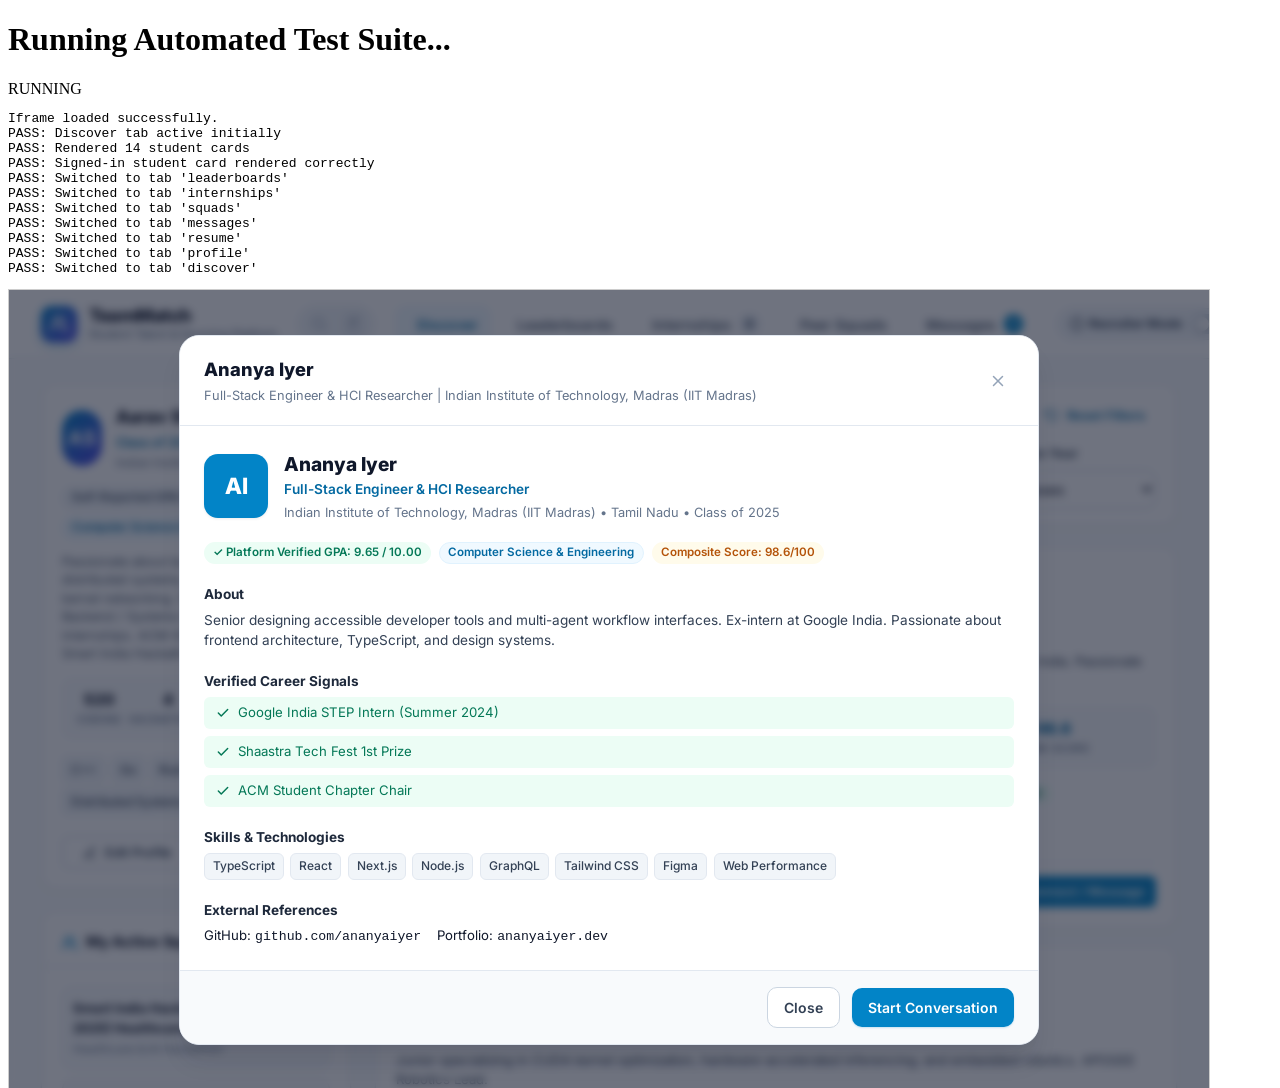
<file: test_in_browser.html>
<!DOCTYPE html>
<html lang="en">
<head>
  <meta charset="UTF-8">
  <title>TeamMatch Automated Test Suite</title>
</head>
<body>
  <h1>Running Automated Test Suite...</h1>
  <div id="test-output">RUNNING</div>
  <pre id="test-log"></pre>

  <iframe id="app-frame" src="index.html" style="width: 1200px; height: 800px; border: 1px solid #ccc;"></iframe>

  <script type="module">
    const logEl = document.getElementById('test-log');
    const outputEl = document.getElementById('test-output');
    const errors = [];
    const logs = [];

    function log(msg) {
      console.log(msg);
      logs.push(msg);
      logEl.textContent = logs.join('\n');
    }

    function recordError(err) {
      console.error(err);
      errors.push(String(err));
      log("ERROR: " + err);
    }

    const frame = document.getElementById('app-frame');
    
    frame.onload = async () => {
      try {
        const frameWin = frame.contentWindow;
        const frameDoc = frame.contentDocument;

        frameWin.addEventListener('error', (e) => {
          recordError(`Uncaught error: ${e.message} at ${e.filename}:${e.lineno}`);
        });

        frameWin.addEventListener('unhandledrejection', (e) => {
          recordError(`Unhandled Promise rejection: ${e.reason}`);
        });

        log("Iframe loaded successfully.");

        // Wait 500ms for app DOMContentLoaded and initialization
        await new Promise(r => setTimeout(r, 600));

        // Test 1: Check initial discover tab active
        const discoverPane = frameDoc.getElementById('tab-discover');
        if (!discoverPane || !discoverPane.classList.contains('active')) {
          recordError("Discover tab is not initially active");
        } else {
          log("PASS: Discover tab active initially");
        }

        // Test 2: Check student feed rendered
        const studentCards = frameDoc.querySelectorAll('.student-card');
        if (studentCards.length === 0) {
          recordError("No student cards rendered on discover");
        } else {
          log(`PASS: Rendered ${studentCards.length} student cards`);
        }

        // Test 3: Check signed-in student snapshot rendered
        const userCard = frameDoc.getElementById('signed-in-student-card');
        if (!userCard || !userCard.innerHTML.includes('Aarav Sharma')) {
          recordError("Signed-in student card did not render Aarav Sharma");
        } else {
          log("PASS: Signed-in student card rendered correctly");
        }

        // Test 4: Navigation to all tabs
        const tabs = ['leaderboards', 'internships', 'squads', 'messages', 'resume', 'profile', 'discover'];
        for (const tab of tabs) {
          const btn = frameDoc.getElementById(`nav-btn-${tab}`) || frameDoc.querySelector(`[data-tab="${tab}"]`);
          if (btn) {
            btn.click();
            await new Promise(r => setTimeout(r, 100));
            const pane = frameDoc.getElementById(`tab-${tab}`);
            if (!pane || !pane.classList.contains('active')) {
              recordError(`Tab '${tab}' did not become active on click`);
            } else {
              log(`PASS: Switched to tab '${tab}'`);
            }
          } else {
            recordError(`Nav button for tab '${tab}' not found`);
          }
        }

        // Test 5: Open Student Detail Modal and click "Start Conversation"
        // (This tests our closeModal fix and conversation opening)
        const firstViewBtn = frameDoc.querySelector('.btn-view-student');
        if (firstViewBtn) {
          firstViewBtn.click();
          await new Promise(r => setTimeout(r, 200));
          const detailModal = frameDoc.getElementById('modal-student-detail');
          if (!detailModal || !detailModal.classList.contains('open')) {
            recordError("Student detail modal did not open");
          } else {
            log("PASS: Student detail modal opened");
            const connectBtn = frameDoc.getElementById('btn-modal-connect');
            if (connectBtn) {
              connectBtn.click();
              await new Promise(r => setTimeout(r, 200));
              log("PASS: Clicked Start Conversation in student detail modal");
              // Verify active tab switched to messages
              const msgPane = frameDoc.getElementById('tab-messages');
              if (msgPane && msgPane.classList.contains('active')) {
                log("PASS: Messages tab opened from connect button");
              } else {
                recordError("Messages tab did not open after clicking Start Conversation");
              }
            }
          }
        }

        // Switch back to discover
        frameDoc.getElementById('nav-btn-discover').click();
        await new Promise(r => setTimeout(r, 100));

        // Test 6: Recruiter Mode Toggle
        const recruiterCheckbox = frameDoc.getElementById('recruiter-mode-checkbox');
        if (recruiterCheckbox) {
          recruiterCheckbox.click();
          await new Promise(r => setTimeout(r, 200));
          const funnelBar = frameDoc.getElementById('recruiter-funnel-bar');
          if (!funnelBar || !funnelBar.classList.contains('active')) {
            recordError("Recruiter funnel bar did not activate");
          } else {
            log("PASS: Recruiter Mode turned ON and funnel bar active");
          }

          // Test candidate compare checkboxes
          const compareCheckboxes = frameDoc.querySelectorAll('.compare-checkbox');
          if (compareCheckboxes.length >= 2) {
            compareCheckboxes[0].click();
            compareCheckboxes[1].click();
            await new Promise(r => setTimeout(r, 200));
            const dock = frameDoc.getElementById('recruiter-compare-dock');
            if (!dock || !dock.classList.contains('visible')) {
              recordError("Recruiter compare dock did not become visible");
            } else {
              log("PASS: Recruiter compare dock visible with 2 candidates");
              const compareBtn = frameDoc.getElementById('btn-open-compare-modal');
              if (compareBtn) {
                compareBtn.click();
                await new Promise(r => setTimeout(r, 200));
                const compareModal = frameDoc.getElementById('modal-candidate-compare');
                if (!compareModal || !compareModal.classList.contains('open')) {
                  recordError("Candidate comparison modal did not open");
                } else {
                  log("PASS: Candidate comparison modal opened with matrix");
                  const closeBtn = compareModal.querySelector('[data-close-modal]');
                  if (closeBtn) closeBtn.click();
                }
              }
            }
          }

          // Turn recruiter mode OFF
          recruiterCheckbox.click();
          await new Promise(r => setTimeout(r, 100));
          log("PASS: Recruiter Mode turned OFF");
        }

        // Test 7: Settings Menu and Change State
        const settingsBtn = frameDoc.getElementById('btn-settings-header');
        const settingsMenu = frameDoc.getElementById('settings-dropdown-menu');
        if (settingsBtn && settingsMenu) {
          settingsBtn.click();
          await new Promise(r => setTimeout(r, 100));
          if (!settingsMenu.classList.contains('active')) {
            recordError("Settings dropdown did not open on click");
          } else {
            log("PASS: Settings dropdown menu opened");
          }

          const changeStateBtn = frameDoc.getElementById('btn-setting-change-state');
          if (changeStateBtn) {
            changeStateBtn.click();
            await new Promise(r => setTimeout(r, 200));
            const stateModal = frameDoc.getElementById('modal-state-change');
            if (!stateModal || !stateModal.classList.contains('open')) {
              recordError("State change modal did not open");
            } else {
              log("PASS: State change modal opened");
              // Click 'Andhra Pradesh (Vijayawada)' button
              const apBtn = frameDoc.querySelector('[data-state-key="Andhra Pradesh (Vijayawada)"]');
              if (apBtn) {
                apBtn.click();
                await new Promise(r => setTimeout(r, 200));
                log("PASS: Selected Andhra Pradesh (Vijayawada) as active state");
              } else {
                recordError("Andhra Pradesh (Vijayawada) button not found in state selector");
              }
            }
          }
        }

        // Test 8: Filter dropdowns on Discover
        const filterState = frameDoc.getElementById('filter-state');
        if (filterState) {
          filterState.value = 'ALL';
          filterState.dispatchEvent(new frameWin.Event('change'));
          await new Promise(r => setTimeout(r, 100));
          log("PASS: Filter state changed to ALL");
        }

        const filterSkill = frameDoc.getElementById('filter-skill');
        if (filterSkill) {
          filterSkill.value = 'Python';
          filterSkill.dispatchEvent(new frameWin.Event('change'));
          await new Promise(r => setTimeout(r, 100));
          const countEl = frameDoc.getElementById('discover-results-count');
          log(`PASS: Filter skill set to Python. Candidates found: ${countEl ? countEl.textContent : 'unknown'}`);
          
          const resetBtn = frameDoc.getElementById('btn-reset-filters');
          if (resetBtn) {
            resetBtn.click();
            await new Promise(r => setTimeout(r, 100));
            log("PASS: Clicked reset filters");
          }
        }

        // Test 9: Peer Squads Join and Create
        frameDoc.getElementById('nav-btn-squads').click();
        await new Promise(r => setTimeout(r, 200));
        const joinBtn = frameDoc.querySelector('.btn-join-squad');
        if (joinBtn) {
          joinBtn.click();
          await new Promise(r => setTimeout(r, 100));
          log("PASS: Clicked Join Squad");
        }

        const openCreateSquadBtn = frameDoc.getElementById('btn-open-create-squad');
        if (openCreateSquadBtn) {
          openCreateSquadBtn.click();
          await new Promise(r => setTimeout(r, 200));
          const createModal = frameDoc.getElementById('modal-create-squad');
          if (!createModal || !createModal.classList.contains('open')) {
            recordError("Create Squad modal did not open");
          } else {
            log("PASS: Create Squad modal opened");
            const squadNameInput = frameDoc.getElementById('create-squad-name');
            const squadGoalInput = frameDoc.getElementById('create-squad-goal');
            if (squadNameInput && squadGoalInput) {
              squadNameInput.value = "Autonomous AI Agent Team";
              squadGoalInput.value = "Building open-source multi-agent workflows for healthcare";
              const submitSquadBtn = frameDoc.getElementById('btn-submit-create-squad');
              if (submitSquadBtn) {
                submitSquadBtn.click();
                await new Promise(r => setTimeout(r, 200));
                log("PASS: Submitted new squad creation");
              }
            }
          }
        }

        // Test 10: Internships Apply
        frameDoc.getElementById('nav-btn-internships').click();
        await new Promise(r => setTimeout(r, 200));
        const applyBtn = frameDoc.querySelector('.btn-open-apply-modal');
        if (applyBtn) {
          applyBtn.click();
          await new Promise(r => setTimeout(r, 200));
          const applyModal = frameDoc.getElementById('modal-apply-internship');
          if (!applyModal || !applyModal.classList.contains('open')) {
            recordError("Apply internship modal did not open");
          } else {
            log("PASS: Apply internship modal opened");
            const submitAppBtn = frameDoc.getElementById('btn-submit-application');
            if (submitAppBtn) {
              submitAppBtn.click();
              await new Promise(r => setTimeout(r, 200));
              log("PASS: Submitted internship application with ATS resume");
            }
          }
        }

        // Test 11: ATS Resume Sync and Save
        const resumeBtn = frameDoc.getElementById('btn-header-ats') || frameDoc.querySelector('[data-tab="resume"]');
        if (resumeBtn) resumeBtn.click();
        await new Promise(r => setTimeout(r, 200));
        const syncResumeBtn = frameDoc.getElementById('btn-sync-profile-resume');
        if (syncResumeBtn) {
          syncResumeBtn.click();
          await new Promise(r => setTimeout(r, 100));
          log("PASS: Clicked Sync Resume from Profile");
        }
        const saveResumeBtn = frameDoc.getElementById('btn-save-resume-changes');
        if (saveResumeBtn) {
          saveResumeBtn.click();
          await new Promise(r => setTimeout(r, 100));
          log("PASS: Clicked Save & Update ATS Resume");
        }

        // Test 12: Profile Edit and Save
        const profileBtn = frameDoc.getElementById('btn-user-profile-header') || frameDoc.querySelector('[data-tab="profile"]');
        if (profileBtn) profileBtn.click();
        await new Promise(r => setTimeout(r, 200));
        const openEditProfileBtn = frameDoc.getElementById('btn-open-edit-profile-main');
        if (openEditProfileBtn) {
          openEditProfileBtn.click();
          await new Promise(r => setTimeout(r, 200));
          const profileModal = frameDoc.getElementById('modal-edit-profile');
          if (!profileModal || !profileModal.classList.contains('open')) {
            recordError("Edit profile modal did not open");
          } else {
            log("PASS: Edit profile modal opened");
            const saveProfileBtn = frameDoc.getElementById('btn-save-profile');
            if (saveProfileBtn) {
              saveProfileBtn.click();
              await new Promise(r => setTimeout(r, 200));
              log("PASS: Saved profile changes");
            }
          }
        }

        // Summary
        if (errors.length === 0) {
          outputEl.textContent = "SUCCESS: ALL TESTS PASSED WITH 0 ERRORS";
          log("\n=== ALL TESTS PASSED PERFECTLY ===");
        } else {
          outputEl.textContent = `FAILURE: ${errors.length} ERRORS DETECTED`;
          log(`\n=== COMPLETED WITH ${errors.length} ERRORS ===`);
        }

      } catch (err) {
        recordError(`Test harness exception: ${err.message}\n${err.stack}`);
        outputEl.textContent = "FAILURE: Test runner threw exception";
      }
    };
  </script>
</body>
</html>
</file>
<file: css/main.css>
/* ==========================================================================
   TeamMatch Core Design System & Tokens
   ========================================================================== */

:root {
  /* Color Palette - Refined Slate & Sky Blue with Amber and Indigo Accents */
  --color-slate-50: #f8fafc;
  --color-slate-100: #f1f5f9;
  --color-slate-200: #e2e8f0;
  --color-slate-300: #cbd5e1;
  --color-slate-400: #94a3b8;
  --color-slate-500: #64748b;
  --color-slate-600: #475569;
  --color-slate-700: #334155;
  --color-slate-800: #1e293b;
  --color-slate-900: #0f172a;
  --color-slate-950: #020617;

  /* Primary Brand: Sky Blue */
  --color-primary-50: #f0f9ff;
  --color-primary-100: #e0f2fe;
  --color-primary-500: #0ea5e9;
  --color-primary-600: #0284c7;
  --color-primary-700: #0369a1;
  --color-primary-800: #075985;

  /* Amber (Rankings, Honors, Highlights) */
  --color-amber-50: #fffbeb;
  --color-amber-100: #fef3c7;
  --color-amber-500: #f59e0b;
  --color-amber-600: #d97706;
  --color-amber-700: #b45309;

  /* Recruiter Accent: Indigo */
  --color-indigo-50: #eef2ff;
  --color-indigo-100: #e0e7ff;
  --color-indigo-500: #6366f1;
  --color-indigo-600: #4f46e5;
  --color-indigo-700: #4338ca;
  --color-indigo-900: #312e81;

  /* Emerald (Verified & Success) */
  --color-emerald-50: #ecfdf5;
  --color-emerald-100: #d1fae5;
  --color-emerald-500: #10b981;
  --color-emerald-600: #059669;
  --color-emerald-700: #047857;

  /* Surface & Semantic Colors */
  --bg-app: #f8fafc;
  --bg-surface: #ffffff;
  --bg-surface-elevated: #ffffff;
  --border-subtle: #e2e8f0;
  --border-strong: #cbd5e1;
  --text-main: #0f172a;
  --text-muted: #64748b;
  --text-subtle: #94a3b8;

  /* Typography */
  --font-sans: 'Inter', system-ui, -apple-system, BlinkMacSystemFont, 'Segoe UI', Roboto, Helvetica, Arial, sans-serif;
  --font-mono: 'JetBrains Mono', 'Fira Code', Consolas, Monaco, monospace;

  /* Elevation & Shadows */
  --shadow-xs: 0 1px 2px 0 rgba(0, 0, 0, 0.05);
  --shadow-sm: 0 1px 3px 0 rgba(15, 23, 42, 0.08), 0 1px 2px -1px rgba(15, 23, 42, 0.04);
  --shadow-md: 0 4px 6px -1px rgba(15, 23, 42, 0.07), 0 2px 4px -2px rgba(15, 23, 42, 0.05);
  --shadow-lg: 0 10px 15px -3px rgba(15, 23, 42, 0.08), 0 4px 6px -4px rgba(15, 23, 42, 0.03);
  --shadow-xl: 0 20px 25px -5px rgba(15, 23, 42, 0.1), 0 8px 10px -6px rgba(15, 23, 42, 0.04);

  /* Spacing */
  --radius-xs: 4px;
  --radius-sm: 6px;
  --radius-md: 10px;
  --radius-lg: 14px;
  --radius-xl: 20px;
  --radius-full: 9999px;

  --transition-fast: 0.15s cubic-bezier(0.4, 0, 0.2, 1);
  --transition-normal: 0.25s cubic-bezier(0.4, 0, 0.2, 1);
}

/* ==========================================================================
   CSS Reset & Base Rules
   ========================================================================== */

*, *::before, *::after {
  box-sizing: border-box;
  margin: 0;
  padding: 0;
}

html {
  font-size: 16px;
  text-size-adjust: 100%;
  -webkit-text-size-adjust: 100%;
  scroll-behavior: smooth;
}

body {
  font-family: var(--font-sans);
  background-color: var(--bg-app);
  color: var(--text-main);
  line-height: 1.5;
  -webkit-font-smoothing: antialiased;
  -moz-osx-font-smoothing: grayscale;
  min-height: 100vh;
  display: flex;
  flex-direction: column;
  overflow-x: hidden;
}

img, svg, picture {
  display: block;
  max-width: 100%;
}

button, input, select, textarea {
  font: inherit;
  color: inherit;
}

button {
  cursor: pointer;
  border: none;
  background: transparent;
}

a {
  color: var(--color-primary-600);
  text-decoration: none;
  transition: color var(--transition-fast);
}

a:hover {
  color: var(--color-primary-700);
}

:focus-visible {
  outline: 2px solid var(--color-primary-600);
  outline-offset: 2px;
}

/* Screen reader only utility */
.sr-only {
  position: absolute;
  width: 1px;
  height: 1px;
  padding: 0;
  margin: -1px;
  overflow: hidden;
  clip: rect(0, 0, 0, 0);
  white-space: nowrap;
  border-width: 0;
}

/* Layout Container */
.app-container {
  width: 100%;
  max-width: 1440px;
  margin: 0 auto;
  padding: 0 1.25rem;
}

@media (min-width: 1024px) {
  .app-container {
    padding: 0 2rem;
  }
}

/* Main Content Area */
#main-content {
  flex: 1;
  padding: 1.5rem 0 3.5rem;
}

/* Tab View Panes */
.tab-pane {
  display: none;
  animation: fadeIn 0.2s ease-in-out;
}

.tab-pane.active {
  display: block;
}

@keyframes fadeIn {
  from {
    opacity: 0;
    transform: translateY(4px);
  }
  to {
    opacity: 1;
    transform: translateY(0);
  }
}

/* Toast Notifications */
#toast-container {
  position: fixed;
  bottom: 1.5rem;
  right: 1.5rem;
  z-index: 9999;
  display: flex;
  flex-direction: column;
  gap: 0.6rem;
  pointer-events: none;
}

.toast {
  pointer-events: auto;
  background-color: var(--color-slate-900);
  color: #ffffff;
  padding: 0.85rem 1.25rem;
  border-radius: var(--radius-md);
  box-shadow: var(--shadow-lg);
  font-size: 0.9rem;
  font-weight: 500;
  display: flex;
  align-items: center;
  gap: 0.75rem;
  min-width: 280px;
  max-width: 420px;
  border-left: 4px solid var(--color-primary-500);
  animation: slideToast 0.25s cubic-bezier(0.16, 1, 0.3, 1);
  transition: opacity 0.2s ease, transform 0.2s ease;
}

.toast.toast-success {
  border-left-color: var(--color-emerald-500);
}

.toast.toast-warning {
  border-left-color: var(--color-amber-500);
}

.toast.toast-recruiter {
  border-left-color: var(--color-indigo-500);
}

@keyframes slideToast {
  from {
    opacity: 0;
    transform: translateY(16px) scale(0.95);
  }
  to {
    opacity: 1;
    transform: translateY(0) scale(1);
  }
}

/* Footer */
.app-footer {
  background-color: #ffffff;
  border-top: 1px solid var(--border-subtle);
  padding: 1.75rem 0;
  font-size: 0.85rem;
  color: var(--text-muted);
}

.app-footer-inner {
  display: flex;
  flex-direction: column;
  align-items: center;
  justify-content: space-between;
  gap: 1rem;
  text-align: center;
}

@media (min-width: 768px) {
  .app-footer-inner {
    flex-direction: row;
    text-align: left;
  }
}

.footer-links {
  display: flex;
  flex-wrap: wrap;
  gap: 1.25rem;
  justify-content: center;
}

.footer-links button {
  color: var(--text-muted);
  font-size: 0.85rem;
}

.footer-links button:hover {
  color: var(--color-primary-600);
  text-decoration: underline;
}

/* Reduced motion preference */
@media (prefers-reduced-motion: reduce) {
  *, *::before, *::after {
    animation-duration: 0.01ms !important;
    animation-iteration-count: 1 !important;
    transition-duration: 0.01ms !important;
    scroll-behavior: auto !important;
  }
}
</file>
<file: css/components.css>
/* ==========================================================================
   TeamMatch UI Components: Navbar, Cards, Buttons, Badges, Layouts, Filters
   ========================================================================== */

/* --- Sticky Top Navigation Bar --- */
.app-header {
  position: sticky;
  top: 0;
  z-index: 1000;
  background-color: rgba(255, 255, 255, 0.94);
  backdrop-filter: blur(14px);
  -webkit-backdrop-filter: blur(14px);
  border-bottom: 1px solid var(--border-subtle);
  transition: all var(--transition-normal);
}

.header-inner {
  display: flex;
  align-items: center;
  justify-content: space-between;
  gap: 1.25rem;
  height: 4.25rem;
}

/* Brand Identity */
.brand-identity {
  display: flex;
  align-items: center;
  gap: 0.75rem;
  text-decoration: none;
  flex-shrink: 0;
}

.brand-logo-icon {
  width: 2.25rem;
  height: 2.25rem;
  background: linear-gradient(135deg, var(--color-primary-600), var(--color-indigo-600));
  border-radius: var(--radius-md);
  display: flex;
  align-items: center;
  justify-content: center;
  color: #ffffff;
  box-shadow: 0 4px 10px rgba(2, 132, 199, 0.3);
}

.brand-text-block {
  display: flex;
  flex-direction: column;
}

.brand-title {
  font-size: 1.15rem;
  font-weight: 800;
  letter-spacing: -0.025em;
  color: var(--color-slate-900);
  line-height: 1.1;
  display: flex;
  align-items: center;
  gap: 0.35rem;
}

.brand-badge {
  font-size: 0.65rem;
  font-weight: 700;
  text-transform: uppercase;
  background-color: var(--color-primary-50);
  color: var(--color-primary-700);
  padding: 0.15rem 0.4rem;
  border-radius: var(--radius-full);
  border: 1px solid var(--color-primary-100);
}

.brand-subtitle {
  font-size: 0.7rem;
  color: var(--text-muted);
  font-weight: 500;
}

/* Global Search Bar */
.header-search {
  flex: 1;
  max-width: 380px;
  position: relative;
  display: none;
}

@media (min-width: 900px) {
  .header-search {
    display: block;
  }
}

.search-input-wrap {
  position: relative;
  width: 100%;
}

.search-icon-left {
  position: absolute;
  left: 0.85rem;
  top: 50%;
  transform: translateY(-50%);
  color: var(--color-slate-400);
  pointer-events: none;
}

.search-input {
  width: 100%;
  height: 2.4rem;
  padding: 0 2.25rem 0 2.5rem;
  background-color: var(--color-slate-100);
  border: 1px solid transparent;
  border-radius: var(--radius-full);
  font-size: 0.875rem;
  color: var(--text-main);
  transition: all var(--transition-fast);
}

.search-input:focus {
  background-color: #ffffff;
  border-color: var(--color-primary-500);
  box-shadow: 0 0 0 3px rgba(14, 165, 233, 0.15);
  outline: none;
}

.search-kbd-shortcut {
  position: absolute;
  right: 0.75rem;
  top: 50%;
  transform: translateY(-50%);
  background-color: var(--color-slate-200);
  color: var(--color-slate-600);
  font-size: 0.7rem;
  font-weight: 600;
  padding: 0.15rem 0.4rem;
  border-radius: var(--radius-xs);
  pointer-events: none;
}

/* Primary Navigation Tabs */
.nav-tabs {
  display: none;
  align-items: center;
  gap: 0.25rem;
}

@media (min-width: 1100px) {
  .nav-tabs {
    display: flex;
  }
}

.nav-tab-btn {
  display: flex;
  align-items: center;
  gap: 0.5rem;
  padding: 0.55rem 0.85rem;
  border-radius: var(--radius-md);
  font-size: 0.875rem;
  font-weight: 600;
  color: var(--color-slate-600);
  transition: all var(--transition-fast);
  white-space: nowrap;
  position: relative;
}

.nav-tab-btn:hover {
  color: var(--color-slate-900);
  background-color: var(--color-slate-100);
}

.nav-tab-btn.active {
  color: var(--color-primary-700);
  background-color: var(--color-primary-50);
}

.nav-tab-btn.active::after {
  content: '';
  position: absolute;
  bottom: -0.65rem;
  left: 20%;
  right: 20%;
  height: 2px;
  background-color: var(--color-primary-600);
  border-radius: var(--radius-full);
}

.tab-pill-badge {
  font-size: 0.7rem;
  padding: 0.1rem 0.45rem;
  border-radius: var(--radius-full);
  background-color: var(--color-slate-200);
  color: var(--color-slate-700);
  font-weight: 700;
}

.nav-tab-btn.active .tab-pill-badge {
  background-color: var(--color-primary-600);
  color: #ffffff;
}

/* Header Right Actions */
.header-actions {
  display: flex;
  align-items: center;
  gap: 0.75rem;
  flex-shrink: 0;
}

/* Recruiter Mode Toggle */
.recruiter-mode-toggle {
  display: flex;
  align-items: center;
  gap: 0.6rem;
  background-color: var(--color-slate-100);
  padding: 0.3rem 0.5rem 0.3rem 0.75rem;
  border-radius: var(--radius-full);
  border: 1px solid var(--border-subtle);
  transition: all var(--transition-fast);
}

.recruiter-mode-toggle.active {
  background-color: var(--color-indigo-50);
  border-color: var(--color-indigo-200);
}

.recruiter-label {
  font-size: 0.775rem;
  font-weight: 700;
  color: var(--color-slate-700);
  display: flex;
  align-items: center;
  gap: 0.35rem;
}

.recruiter-mode-toggle.active .recruiter-label {
  color: var(--color-indigo-700);
}

.switch {
  position: relative;
  display: inline-block;
  width: 36px;
  height: 20px;
}

.switch input {
  opacity: 0;
  width: 0;
  height: 0;
}

.slider {
  position: absolute;
  cursor: pointer;
  top: 0; left: 0; right: 0; bottom: 0;
  background-color: var(--color-slate-300);
  transition: 0.2s;
  border-radius: 20px;
}

.slider:before {
  position: absolute;
  content: "";
  height: 14px;
  width: 14px;
  left: 3px;
  bottom: 3px;
  background-color: white;
  transition: 0.2s;
  border-radius: 50%;
  box-shadow: 0 1px 3px rgba(0,0,0,0.2);
}

input:checked + .slider {
  background-color: var(--color-indigo-600);
}

input:checked + .slider:before {
  transform: translateX(16px);
}

/* Action: ATS Resume Quick Button */
.btn-ats-header {
  display: inline-flex;
  align-items: center;
  gap: 0.4rem;
  padding: 0.45rem 0.85rem;
  font-size: 0.825rem;
  font-weight: 600;
  background-color: #ffffff;
  color: var(--color-slate-700);
  border: 1px solid var(--border-strong);
  border-radius: var(--radius-md);
  transition: all var(--transition-fast);
}

.btn-ats-header:hover {
  background-color: var(--color-slate-50);
  border-color: var(--color-slate-400);
  color: var(--color-slate-900);
}

/* User Avatar Dropdown Button */
.user-profile-btn {
  display: flex;
  align-items: center;
  gap: 0.5rem;
  padding: 0.25rem 0.5rem 0.25rem 0.25rem;
  border-radius: var(--radius-full);
  border: 1px solid var(--border-subtle);
  background-color: #ffffff;
  transition: all var(--transition-fast);
}

.user-profile-btn:hover {
  border-color: var(--color-slate-300);
  box-shadow: var(--shadow-xs);
}

.avatar-badge {
  width: 2rem;
  height: 2rem;
  border-radius: var(--radius-full);
  background: linear-gradient(135deg, var(--color-primary-600), var(--color-indigo-600));
  color: #ffffff;
  font-size: 0.8rem;
  font-weight: 700;
  display: flex;
  align-items: center;
  justify-content: center;
}

.user-profile-name {
  font-size: 0.825rem;
  font-weight: 600;
  color: var(--color-slate-800);
  display: none;
}

@media (min-width: 640px) {
  .user-profile-name {
    display: block;
  }
}

/* Mobile Hamburger Menu Toggle */
.mobile-menu-btn {
  display: flex;
  align-items: center;
  justify-content: center;
  width: 2.25rem;
  height: 2.25rem;
  color: var(--color-slate-700);
  border-radius: var(--radius-md);
}

@media (min-width: 1100px) {
  .mobile-menu-btn {
    display: none;
  }
}

/* Mobile Secondary Navigation Drawer / Sub-bar */
.mobile-nav-bar {
  display: flex;
  overflow-x: auto;
  gap: 0.5rem;
  padding: 0.6rem 1rem;
  background-color: #ffffff;
  border-bottom: 1px solid var(--border-subtle);
  -webkit-overflow-scrolling: touch;
}

@media (min-width: 1100px) {
  .mobile-nav-bar {
    display: none;
  }
}

.mobile-nav-tab {
  flex-shrink: 0;
  padding: 0.4rem 0.75rem;
  font-size: 0.8rem;
  font-weight: 600;
  border-radius: var(--radius-full);
  color: var(--color-slate-600);
  background-color: var(--color-slate-100);
}

.mobile-nav-tab.active {
  background-color: var(--color-primary-600);
  color: #ffffff;
}

/* --- Card Architecture --- */
.card {
  background-color: var(--bg-surface);
  border: 1px solid var(--border-subtle);
  border-radius: var(--radius-lg);
  box-shadow: var(--shadow-xs);
  transition: all var(--transition-fast);
  overflow: hidden;
}

.card-interactive:hover {
  box-shadow: var(--shadow-md);
  border-color: var(--color-slate-300);
  transform: translateY(-1px);
}

.card-header {
  padding: 1.25rem 1.25rem 0.75rem;
  border-bottom: 1px solid var(--border-subtle);
  display: flex;
  align-items: center;
  justify-content: space-between;
  gap: 0.75rem;
}

.card-title {
  font-size: 1.05rem;
  font-weight: 700;
  color: var(--color-slate-900);
  letter-spacing: -0.015em;
  display: flex;
  align-items: center;
  gap: 0.5rem;
}

.card-body {
  padding: 1.25rem;
}

.card-footer {
  padding: 0.85rem 1.25rem;
  background-color: var(--color-slate-50);
  border-top: 1px solid var(--border-subtle);
}

/* --- Buttons --- */
.btn {
  display: inline-flex;
  align-items: center;
  justify-content: center;
  gap: 0.5rem;
  padding: 0.55rem 1rem;
  font-size: 0.875rem;
  font-weight: 600;
  border-radius: var(--radius-md);
  transition: all var(--transition-fast);
  cursor: pointer;
  text-decoration: none;
  white-space: nowrap;
}

.btn-primary {
  background-color: var(--color-primary-600);
  color: #ffffff;
  box-shadow: 0 1px 2px rgba(2, 132, 199, 0.2);
}

.btn-primary:hover {
  background-color: var(--color-primary-700);
  box-shadow: 0 4px 8px rgba(2, 132, 199, 0.25);
  color: #ffffff;
}

.btn-secondary {
  background-color: #ffffff;
  color: var(--color-slate-700);
  border: 1px solid var(--border-strong);
}

.btn-secondary:hover {
  background-color: var(--color-slate-50);
  border-color: var(--color-slate-400);
  color: var(--color-slate-900);
}

.btn-ghost {
  color: var(--color-slate-600);
  background-color: transparent;
}

.btn-ghost:hover {
  background-color: var(--color-slate-100);
  color: var(--color-slate-900);
}

.btn-amber {
  background-color: var(--color-amber-500);
  color: #ffffff;
}

.btn-amber:hover {
  background-color: var(--color-amber-600);
  color: #ffffff;
}

.btn-recruiter {
  background-color: var(--color-indigo-600);
  color: #ffffff;
}

.btn-recruiter:hover {
  background-color: var(--color-indigo-700);
  color: #ffffff;
}

.btn-sm {
  padding: 0.35rem 0.7rem;
  font-size: 0.8rem;
  border-radius: var(--radius-sm);
}

.btn-xs {
  padding: 0.2rem 0.5rem;
  font-size: 0.725rem;
  border-radius: var(--radius-xs);
}

.btn-icon {
  width: 2.25rem;
  height: 2.25rem;
  padding: 0;
  border-radius: var(--radius-md);
  display: inline-flex;
  align-items: center;
  justify-content: center;
}

/* --- Badges --- */
.badge {
  display: inline-flex;
  align-items: center;
  gap: 0.3rem;
  padding: 0.2rem 0.55rem;
  font-size: 0.725rem;
  font-weight: 600;
  border-radius: var(--radius-full);
  line-height: 1.2;
}

.badge-verified {
  background-color: var(--color-emerald-50);
  color: var(--color-emerald-700);
  border: 1px solid var(--color-emerald-200);
}

.badge-selfreported {
  background-color: var(--color-slate-100);
  color: var(--color-slate-600);
  border: 1px solid var(--color-slate-200);
}

.badge-sky {
  background-color: var(--color-primary-50);
  color: var(--color-primary-700);
  border: 1px solid var(--color-primary-100);
}

.badge-amber {
  background-color: var(--color-amber-50);
  color: var(--color-amber-700);
  border: 1px solid var(--color-amber-200);
}

.badge-indigo {
  background-color: var(--color-indigo-50);
  color: var(--color-indigo-700);
  border: 1px solid var(--color-indigo-200);
}

.badge-gray {
  background-color: var(--color-slate-100);
  color: var(--color-slate-700);
}

/* --- Skill Chips --- */
.skill-chip {
  display: inline-flex;
  align-items: center;
  padding: 0.2rem 0.5rem;
  font-size: 0.75rem;
  font-weight: 500;
  border-radius: var(--radius-sm);
  background-color: var(--color-slate-100);
  color: var(--color-slate-700);
  border: 1px solid var(--color-slate-200);
  transition: all var(--transition-fast);
}

.skill-chip:hover {
  background-color: var(--color-primary-50);
  border-color: var(--color-primary-200);
  color: var(--color-primary-700);
}

/* --- Form Controls --- */
.form-group {
  display: flex;
  flex-direction: column;
  gap: 0.4rem;
  margin-bottom: 1rem;
}

.form-label {
  font-size: 0.825rem;
  font-weight: 600;
  color: var(--color-slate-700);
  display: flex;
  align-items: center;
  justify-content: space-between;
}

.form-label-helper {
  font-size: 0.75rem;
  font-weight: 400;
  color: var(--text-muted);
}

.form-input, .form-select, .form-textarea {
  width: 100%;
  padding: 0.55rem 0.85rem;
  font-size: 0.875rem;
  border: 1px solid var(--border-strong);
  border-radius: var(--radius-md);
  background-color: #ffffff;
  color: var(--text-main);
  transition: all var(--transition-fast);
}

.form-input:focus, .form-select:focus, .form-textarea:focus {
  outline: none;
  border-color: var(--color-primary-600);
  box-shadow: 0 0 0 3px rgba(2, 132, 199, 0.15);
}

.form-textarea {
  resize: vertical;
  min-height: 80px;
}

/* --- Discover View 3-Column Layout --- */
.discover-layout {
  display: grid;
  grid-template-columns: 1fr;
  gap: 1.5rem;
}

@media (min-width: 1024px) {
  .discover-layout {
    grid-template-columns: 310px 1fr;
  }
}

@media (min-width: 1280px) {
  .discover-layout {
    grid-template-columns: 310px 1fr 320px;
  }
}

.discover-sidebar-left {
  display: flex;
  flex-direction: column;
  gap: 1.25rem;
}

.discover-main-col {
  display: flex;
  flex-direction: column;
  gap: 1.25rem;
  min-width: 0;
}

.discover-sidebar-right {
  display: flex;
  flex-direction: column;
  gap: 1.25rem;
}

@media (max-width: 1279px) {
  .discover-sidebar-right {
    display: none;
  }
}

/* --- Filter Bar Component --- */
.filter-bar {
  background-color: #ffffff;
  border: 1px solid var(--border-subtle);
  border-radius: var(--radius-lg);
  padding: 1rem 1.25rem;
  display: flex;
  flex-direction: column;
  gap: 0.85rem;
  box-shadow: var(--shadow-xs);
}

.filter-bar-header {
  display: flex;
  align-items: center;
  justify-content: space-between;
  gap: 1rem;
}

.filter-count-label {
  font-size: 0.9rem;
  font-weight: 700;
  color: var(--color-slate-800);
}

.filter-controls-row {
  display: grid;
  grid-template-columns: repeat(auto-fit, minmax(140px, 1fr));
  gap: 0.75rem;
}

/* --- Student Card Component --- */
.student-card {
  background-color: #ffffff;
  border: 1px solid var(--border-subtle);
  border-radius: var(--radius-lg);
  padding: 1.25rem;
  box-shadow: var(--shadow-xs);
  transition: all var(--transition-fast);
  display: flex;
  flex-direction: column;
  gap: 1rem;
}

.student-card:hover {
  border-color: var(--color-primary-300);
  box-shadow: var(--shadow-md);
}

.student-card-header {
  display: flex;
  align-items: flex-start;
  justify-content: space-between;
  gap: 1rem;
}

.student-info-left {
  display: flex;
  gap: 0.85rem;
  align-items: flex-start;
}

.student-avatar {
  width: 3.25rem;
  height: 3.25rem;
  border-radius: var(--radius-lg);
  display: flex;
  align-items: center;
  justify-content: center;
  font-size: 1.15rem;
  font-weight: 800;
  color: #ffffff;
  flex-shrink: 0;
  box-shadow: var(--shadow-sm);
}

.student-details {
  display: flex;
  flex-direction: column;
  gap: 0.15rem;
}

.student-name-row {
  display: flex;
  align-items: center;
  gap: 0.5rem;
  flex-wrap: wrap;
}

.student-name {
  font-size: 1.05rem;
  font-weight: 700;
  color: var(--color-slate-900);
}

.student-headline {
  font-size: 0.85rem;
  font-weight: 600;
  color: var(--color-primary-700);
}

.student-institution {
  font-size: 0.8rem;
  color: var(--text-muted);
  display: flex;
  align-items: center;
  gap: 0.4rem;
  flex-wrap: wrap;
}

.student-stats-grid {
  display: grid;
  grid-template-columns: repeat(4, 1fr);
  gap: 0.5rem;
  background-color: var(--color-slate-50);
  padding: 0.65rem 0.85rem;
  border-radius: var(--radius-md);
  border: 1px solid var(--color-slate-100);
}

.stat-item {
  display: flex;
  flex-direction: column;
  align-items: center;
  text-align: center;
}

.stat-value {
  font-size: 0.95rem;
  font-weight: 800;
  color: var(--color-slate-900);
}

.stat-label {
  font-size: 0.65rem;
  font-weight: 600;
  color: var(--text-muted);
  text-transform: uppercase;
  letter-spacing: 0.025em;
}

.student-bio-text {
  font-size: 0.825rem;
  color: var(--color-slate-700);
  line-height: 1.45;
  display: -webkit-box;
  -webkit-line-clamp: 2;
  -webkit-box-orient: vertical;
  overflow: hidden;
}

.student-card-footer {
  display: flex;
  align-items: center;
  justify-content: space-between;
  gap: 0.75rem;
  padding-top: 0.75rem;
  border-top: 1px solid var(--border-subtle);
  flex-wrap: wrap;
}

.student-actions-group {
  display: flex;
  align-items: center;
  gap: 0.5rem;
}

/* --- Empty States --- */
.empty-state {
  text-align: center;
  padding: 3.5rem 1.5rem;
  background-color: #ffffff;
  border: 1px dashed var(--border-strong);
  border-radius: var(--radius-lg);
  display: flex;
  flex-direction: column;
  align-items: center;
  justify-content: center;
  gap: 0.75rem;
}

.empty-icon-wrap {
  width: 3.5rem;
  height: 3.5rem;
  background-color: var(--color-slate-100);
  border-radius: var(--radius-full);
  display: flex;
  align-items: center;
  justify-content: center;
  color: var(--color-slate-400);
}

.empty-title {
  font-size: 1.1rem;
  font-weight: 700;
  color: var(--color-slate-900);
}

.empty-desc {
  font-size: 0.875rem;
  color: var(--text-muted);
  max-width: 400px;
}

/* --- Settings Dropdown & Header Menu --- */
.settings-dropdown-wrapper {
  position: relative;
}

.settings-dropdown-menu {
  position: absolute;
  top: calc(100% + 0.5rem);
  right: 0;
  width: 280px;
  background-color: #ffffff;
  border: 1px solid var(--border-subtle);
  border-radius: var(--radius-lg);
  box-shadow: var(--shadow-xl);
  z-index: 1100;
  display: none;
  animation: slideDropdown 0.2s cubic-bezier(0.16, 1, 0.3, 1);
  overflow: hidden;
}

.settings-dropdown-menu.active {
  display: flex;
  flex-direction: column;
}

@keyframes slideDropdown {
  from {
    opacity: 0;
    transform: translateY(-8px) scale(0.97);
  }
  to {
    opacity: 1;
    transform: translateY(0) scale(1);
  }
}

.settings-dropdown-header {
  padding: 0.85rem 1rem 0.65rem;
  background-color: var(--color-slate-50);
  border-bottom: 1px solid var(--border-subtle);
  display: flex;
  flex-direction: column;
  gap: 0.2rem;
}

.settings-dropdown-title {
  font-size: 0.85rem;
  font-weight: 800;
  color: var(--color-slate-900);
}

.settings-dropdown-items {
  padding: 0.4rem;
  display: flex;
  flex-direction: column;
  gap: 0.2rem;
}

.settings-dropdown-item {
  display: flex;
  align-items: center;
  gap: 0.75rem;
  padding: 0.6rem 0.75rem;
  border-radius: var(--radius-md);
  font-size: 0.85rem;
  color: var(--color-slate-700);
  text-align: left;
  width: 100%;
  transition: all var(--transition-fast);
  cursor: pointer;
  background: transparent;
}

.settings-dropdown-item:hover {
  background-color: var(--color-slate-100);
  color: var(--color-slate-900);
}

.settings-dropdown-item.text-danger:hover {
  background-color: #fee2e2;
  color: #dc2626;
}

/* Quick State Selection Grid */
.state-selection-grid {
  display: grid;
  grid-template-columns: repeat(auto-fit, minmax(180px, 1fr));
  gap: 0.65rem;
}

.state-select-btn {
  padding: 0.75rem 1rem;
  border-radius: var(--radius-md);
  border: 1px solid var(--border-subtle);
  background-color: #ffffff;
  display: flex;
  flex-direction: column;
  gap: 0.2rem;
  text-align: left;
  transition: all var(--transition-fast);
}

.state-select-btn:hover {
  border-color: var(--color-primary-400);
  background-color: var(--color-primary-50);
}

.state-select-btn.active {
  border-color: var(--color-primary-600);
  background-color: var(--color-primary-50);
  box-shadow: 0 0 0 2px rgba(2, 132, 199, 0.2);
}

/* --- Networking Messages & Chat Box --- */
.chat-container-box {
  background-color: #ffffff;
  border: 1px solid var(--border-subtle);
  border-radius: var(--radius-lg);
  overflow: hidden;
  display: grid;
  grid-template-columns: 320px 1fr;
  height: 680px;
  box-shadow: var(--shadow-sm);
}

.chat-sidebar {
  border-right: 1px solid var(--border-subtle);
  display: flex;
  flex-direction: column;
  height: 100%;
  min-width: 0;
  background-color: #ffffff;
}

.chat-main {
  display: flex;
  flex-direction: column;
  height: 100%;
  min-width: 0;
  background-color: #fafbfc;
}

@media (max-width: 767px) {
  .chat-container-box {
    display: flex;
    flex-direction: column;
    height: calc(100vh - 220px);
    min-height: 520px;
  }

  .chat-container-box.viewing-chat .chat-sidebar {
    display: none !important;
  }

  .chat-container-box.viewing-chat .chat-main {
    display: flex !important;
  }

  .chat-container-box.viewing-threads .chat-sidebar {
    display: flex !important;
  }

  .chat-container-box.viewing-threads .chat-main {
    display: none !important;
  }

  .btn-mobile-back-threads {
    display: inline-flex !important;
  }
}
</file>
<file: css/recruiter.css>
/* ==========================================================================
   TeamMatch Recruiter Mode & Candidate Funnel Styles
   ========================================================================== */

/* Recruiter Funnel Pipeline Bar */
.recruiter-funnel-bar {
  background: linear-gradient(180deg, #1e1b4b 0%, #0f172a 100%);
  color: #ffffff;
  padding: 0.85rem 0;
  border-bottom: 1px solid rgba(99, 102, 241, 0.3);
  box-shadow: 0 4px 12px rgba(15, 23, 42, 0.25);
  display: none;
  animation: slideDown 0.25s ease-out;
}

.recruiter-funnel-bar.active {
  display: block;
}

@keyframes slideDown {
  from {
    opacity: 0;
    transform: translateY(-8px);
  }
  to {
    opacity: 1;
    transform: translateY(0);
  }
}

.funnel-bar-inner {
  display: flex;
  align-items: center;
  justify-content: space-between;
  gap: 1.5rem;
  flex-wrap: wrap;
}

.funnel-title-area {
  display: flex;
  align-items: center;
  gap: 0.65rem;
}

.funnel-badge-live {
  background-color: #4f46e5;
  color: #ffffff;
  font-size: 0.65rem;
  font-weight: 800;
  text-transform: uppercase;
  padding: 0.2rem 0.5rem;
  border-radius: var(--radius-xs);
  letter-spacing: 0.05em;
  display: flex;
  align-items: center;
  gap: 0.3rem;
}

.pulse-dot {
  width: 6px;
  height: 6px;
  border-radius: 50%;
  background-color: #34d399;
  box-shadow: 0 0 0 2px rgba(52, 211, 153, 0.4);
  animation: pulse 1.8s infinite;
}

@keyframes pulse {
  0% { transform: scale(0.95); box-shadow: 0 0 0 0 rgba(52, 211, 153, 0.7); }
  70% { transform: scale(1); box-shadow: 0 0 0 6px rgba(52, 211, 153, 0); }
  100% { transform: scale(0.95); box-shadow: 0 0 0 0 rgba(52, 211, 153, 0); }
}

.funnel-title {
  font-size: 0.95rem;
  font-weight: 700;
  color: #f8fafc;
}

.funnel-stages-row {
  display: flex;
  align-items: center;
  gap: 0.4rem;
  overflow-x: auto;
  padding-bottom: 0.25rem;
}

.funnel-stage-btn {
  display: flex;
  align-items: center;
  gap: 0.45rem;
  padding: 0.35rem 0.75rem;
  border-radius: var(--radius-md);
  font-size: 0.8rem;
  font-weight: 600;
  color: #cbd5e1;
  background-color: rgba(255, 255, 255, 0.08);
  border: 1px solid rgba(255, 255, 255, 0.1);
  transition: all var(--transition-fast);
  white-space: nowrap;
}

.funnel-stage-btn:hover {
  background-color: rgba(255, 255, 255, 0.18);
  color: #ffffff;
}

.funnel-stage-btn.active {
  background-color: #4f46e5;
  color: #ffffff;
  border-color: #818cf8;
  box-shadow: 0 2px 8px rgba(79, 70, 229, 0.4);
}

.funnel-counter {
  background-color: rgba(0, 0, 0, 0.3);
  padding: 0.1rem 0.4rem;
  border-radius: var(--radius-full);
  font-size: 0.7rem;
  font-weight: 700;
}

/* Recruiter Floating Comparison Dock */
.recruiter-compare-dock {
  position: fixed;
  bottom: 1.5rem;
  left: 50%;
  transform: translateX(-50%);
  background-color: var(--color-slate-900);
  color: #ffffff;
  padding: 0.75rem 1.25rem;
  border-radius: var(--radius-full);
  box-shadow: 0 10px 25px -5px rgba(0, 0, 0, 0.4), 0 0 0 1px rgba(255, 255, 255, 0.15);
  display: none;
  align-items: center;
  gap: 1rem;
  z-index: 900;
  animation: slideUpDock 0.25s cubic-bezier(0.16, 1, 0.3, 1);
}

.recruiter-compare-dock.visible {
  display: flex;
}

@keyframes slideUpDock {
  from {
    opacity: 0;
    transform: translate(-50%, 20px);
  }
  to {
    opacity: 1;
    transform: translate(-50%, 0);
  }
}

.dock-text {
  font-size: 0.85rem;
  font-weight: 600;
  color: #e2e8f0;
}

/* Comparison Modal Grid */
.compare-grid {
  display: grid;
  grid-template-columns: 180px repeat(auto-fit, minmax(240px, 1fr));
  gap: 1px;
  background-color: var(--border-subtle);
  border: 1px solid var(--border-subtle);
  border-radius: var(--radius-md);
  overflow-x: auto;
}

.compare-cell {
  background-color: #ffffff;
  padding: 0.85rem 1rem;
  font-size: 0.85rem;
  display: flex;
  align-items: center;
}

.compare-cell-header {
  font-weight: 700;
  background-color: var(--color-slate-50);
  color: var(--color-slate-700);
  font-size: 0.8rem;
  text-transform: uppercase;
  letter-spacing: 0.025em;
}

.compare-student-header {
  display: flex;
  flex-direction: column;
  align-items: center;
  text-align: center;
  gap: 0.5rem;
  padding: 1.25rem 1rem;
}
</file>
<file: css/resume.css>
/* ==========================================================================
   TeamMatch ATS Resume Builder & Dedicated @media print Stylesheet
   ========================================================================== */

.resume-layout {
  display: grid;
  grid-template-columns: 1fr;
  gap: 1.5rem;
}

@media (min-width: 1100px) {
  .resume-layout {
    grid-template-columns: 1fr 1fr;
  }
}

.resume-editor-panel {
  display: flex;
  flex-direction: column;
  gap: 1.25rem;
}

.resume-preview-panel {
  display: flex;
  flex-direction: column;
  gap: 1rem;
}

/* ATS Readiness Card & Score */
.ats-score-card {
  background: linear-gradient(135deg, #0f172a 0%, #1e293b 100%);
  color: #ffffff;
  border-radius: var(--radius-lg);
  padding: 1.25rem;
  display: flex;
  flex-direction: column;
  gap: 1rem;
}

.ats-score-header {
  display: flex;
  align-items: center;
  justify-content: space-between;
}

.ats-score-badge {
  font-size: 1.75rem;
  font-weight: 800;
  color: #38bdf8;
  display: flex;
  align-items: baseline;
  gap: 0.25rem;
}

.ats-score-badge span {
  font-size: 0.85rem;
  font-weight: 500;
  color: #94a3b8;
}

.ats-audit-list {
  display: flex;
  flex-direction: column;
  gap: 0.4rem;
  background-color: rgba(255, 255, 255, 0.05);
  padding: 0.75rem 1rem;
  border-radius: var(--radius-md);
}

.ats-audit-item {
  display: flex;
  align-items: center;
  gap: 0.5rem;
  font-size: 0.775rem;
  color: #e2e8f0;
}

.ats-audit-icon-pass {
  color: #34d399;
}

.ats-disclaimer {
  font-size: 0.725rem;
  color: #94a3b8;
  line-height: 1.4;
  border-top: 1px solid rgba(255, 255, 255, 0.1);
  padding-top: 0.6rem;
}

/* ATS Paper Document (Single Column, High Contrast, Machine-Readable) */
.ats-paper-container {
  background-color: #cbd5e1;
  padding: 1.5rem;
  border-radius: var(--radius-lg);
  display: flex;
  justify-content: center;
  overflow-x: auto;
}

.ats-paper {
  background-color: #ffffff;
  color: #000000;
  width: 100%;
  max-width: 800px;
  min-height: 1000px;
  padding: 2.5rem 2.75rem;
  box-shadow: 0 10px 25px rgba(0, 0, 0, 0.15);
  font-family: 'Times New Roman', Times, Georgia, serif;
  line-height: 1.35;
  font-size: 10.5pt;
}

/* ATS Standard Sections */
.ats-name {
  font-size: 20pt;
  font-weight: bold;
  text-align: center;
  text-transform: uppercase;
  margin-bottom: 3pt;
  letter-spacing: 0.5pt;
}

.ats-headline {
  font-size: 11pt;
  text-align: center;
  font-style: italic;
  margin-bottom: 5pt;
}

.ats-contact-line {
  font-size: 9.5pt;
  text-align: center;
  margin-bottom: 12pt;
  border-bottom: 1.5pt solid #000000;
  padding-bottom: 6pt;
  word-spacing: 2pt;
}

.ats-section {
  margin-bottom: 12pt;
}

.ats-section-title {
  font-size: 11.5pt;
  font-weight: bold;
  text-transform: uppercase;
  border-bottom: 1pt solid #000000;
  padding-bottom: 2pt;
  margin-bottom: 6pt;
  letter-spacing: 0.5pt;
}

.ats-entry-header {
  display: flex;
  justify-content: space-between;
  align-items: baseline;
  font-weight: bold;
  font-size: 10.5pt;
}

.ats-entry-subheader {
  display: flex;
  justify-content: space-between;
  align-items: baseline;
  font-style: italic;
  font-size: 10pt;
  margin-bottom: 3pt;
}

.ats-bullet-list {
  margin: 3pt 0 6pt 16pt;
  padding: 0;
  list-style-type: disc;
}

.ats-bullet-list li {
  margin-bottom: 2.5pt;
  font-size: 10pt;
}

.ats-skills-line {
  font-size: 10pt;
  margin-bottom: 3pt;
}

.ats-skills-line strong {
  font-weight: bold;
}

/* ==========================================================================
   CRITICAL: @media print for ATS Resume
   Stripping app navigation, sidebars, buttons, headers, footers completely.
   Prints ONLY the clean .ats-paper.
   ========================================================================== */

@media print {
  /* Hide all app chrome */
  body, html {
    background-color: #ffffff !important;
    color: #000000 !important;
    margin: 0 !important;
    padding: 0 !important;
    height: auto !important;
  }

  .app-header,
  .recruiter-funnel-bar,
  .mobile-nav-bar,
  .app-footer,
  #toast-container,
  .modal-backdrop,
  .resume-editor-panel,
  .ats-score-card,
  .resume-actions-bar,
  .nav-tabs,
  .recruiter-compare-dock,
  .btn,
  #tab-discover,
  #tab-leaderboards,
  #tab-internships,
  #tab-squads,
  #tab-messages,
  #tab-profile {
    display: none !important;
  }

  #tab-resume {
    display: block !important;
    padding: 0 !important;
    margin: 0 !important;
  }

  .resume-layout {
    display: block !important;
    margin: 0 !important;
    padding: 0 !important;
  }

  .resume-preview-panel {
    display: block !important;
    margin: 0 !important;
    padding: 0 !important;
  }

  .ats-paper-container {
    background-color: transparent !important;
    padding: 0 !important;
    margin: 0 !important;
    box-shadow: none !important;
  }

  .ats-paper {
    box-shadow: none !important;
    max-width: 100% !important;
    width: 100% !important;
    min-height: auto !important;
    padding: 0 !important;
    margin: 0 !important;
  }

  @page {
    margin: 0.5in;
    size: letter portrait;
  }
}
</file>
<file: css/modals.css>
/* ==========================================================================
   TeamMatch Modals & Accessible Dialogs
   ========================================================================== */

.modal-backdrop {
  position: fixed;
  top: 0;
  left: 0;
  width: 100vw;
  height: 100vh;
  background-color: rgba(15, 23, 42, 0.6);
  backdrop-filter: blur(4px);
  -webkit-backdrop-filter: blur(4px);
  z-index: 2000;
  display: flex;
  align-items: center;
  justify-content: center;
  padding: 1rem;
  opacity: 0;
  pointer-events: none;
  transition: opacity 0.2s ease;
}

.modal-backdrop.open {
  opacity: 1;
  pointer-events: auto;
}

.modal-dialog {
  background-color: #ffffff;
  border-radius: var(--radius-xl);
  box-shadow: var(--shadow-xl);
  width: 100%;
  max-width: 640px;
  max-height: 90vh;
  display: flex;
  flex-direction: column;
  overflow: hidden;
  transform: translateY(12px) scale(0.98);
  transition: all 0.2s cubic-bezier(0.16, 1, 0.3, 1);
  border: 1px solid var(--border-subtle);
}

.modal-dialog.modal-lg {
  max-width: 860px;
}

.modal-dialog.modal-xl {
  max-width: 1080px;
}

.modal-backdrop.open .modal-dialog {
  transform: translateY(0) scale(1);
}

.modal-header {
  padding: 1.25rem 1.5rem;
  border-bottom: 1px solid var(--border-subtle);
  display: flex;
  align-items: center;
  justify-content: space-between;
  gap: 1rem;
  background-color: #ffffff;
}

.modal-title-wrap {
  display: flex;
  flex-direction: column;
  gap: 0.15rem;
}

.modal-title {
  font-size: 1.15rem;
  font-weight: 800;
  color: var(--color-slate-900);
}

.modal-subtitle {
  font-size: 0.8rem;
  color: var(--text-muted);
}

.modal-close-btn {
  width: 2rem;
  height: 2rem;
  display: flex;
  align-items: center;
  justify-content: center;
  border-radius: var(--radius-md);
  color: var(--color-slate-400);
  transition: all var(--transition-fast);
}

.modal-close-btn:hover {
  background-color: var(--color-slate-100);
  color: var(--color-slate-700);
}

.modal-body {
  padding: 1.5rem;
  overflow-y: auto;
  flex: 1;
  display: flex;
  flex-direction: column;
  gap: 1.25rem;
}

.modal-footer {
  padding: 1rem 1.5rem;
  border-top: 1px solid var(--border-subtle);
  background-color: var(--color-slate-50);
  display: flex;
  align-items: center;
  justify-content: flex-end;
  gap: 0.75rem;
}

/* Modal Form Tabs */
.modal-nav-tabs {
  display: flex;
  border-bottom: 1px solid var(--border-subtle);
  padding: 0 1.5rem;
  background-color: var(--color-slate-50);
  gap: 0.5rem;
  overflow-x: auto;
}

.modal-nav-btn {
  padding: 0.75rem 1rem;
  font-size: 0.85rem;
  font-weight: 600;
  color: var(--color-slate-600);
  border-bottom: 2px solid transparent;
  white-space: nowrap;
}

.modal-nav-btn.active {
  color: var(--color-primary-600);
  border-bottom-color: var(--color-primary-600);
  background-color: #ffffff;
}

/* Stats Breakdown Cards */
.stats-breakdown-grid {
  display: grid;
  grid-template-columns: repeat(auto-fit, minmax(200px, 1fr));
  gap: 1rem;
}

.stat-metric-card {
  padding: 1.25rem;
  background-color: var(--color-slate-50);
  border-radius: var(--radius-lg);
  border: 1px solid var(--border-subtle);
  display: flex;
  flex-direction: column;
  gap: 0.4rem;
}

.stat-metric-title {
  font-size: 0.75rem;
  font-weight: 700;
  text-transform: uppercase;
  color: var(--color-slate-500);
}

.stat-metric-big {
  font-size: 1.75rem;
  font-weight: 800;
  color: var(--color-slate-900);
}

.stat-metric-note {
  font-size: 0.775rem;
  color: var(--text-muted);
}
</file>
